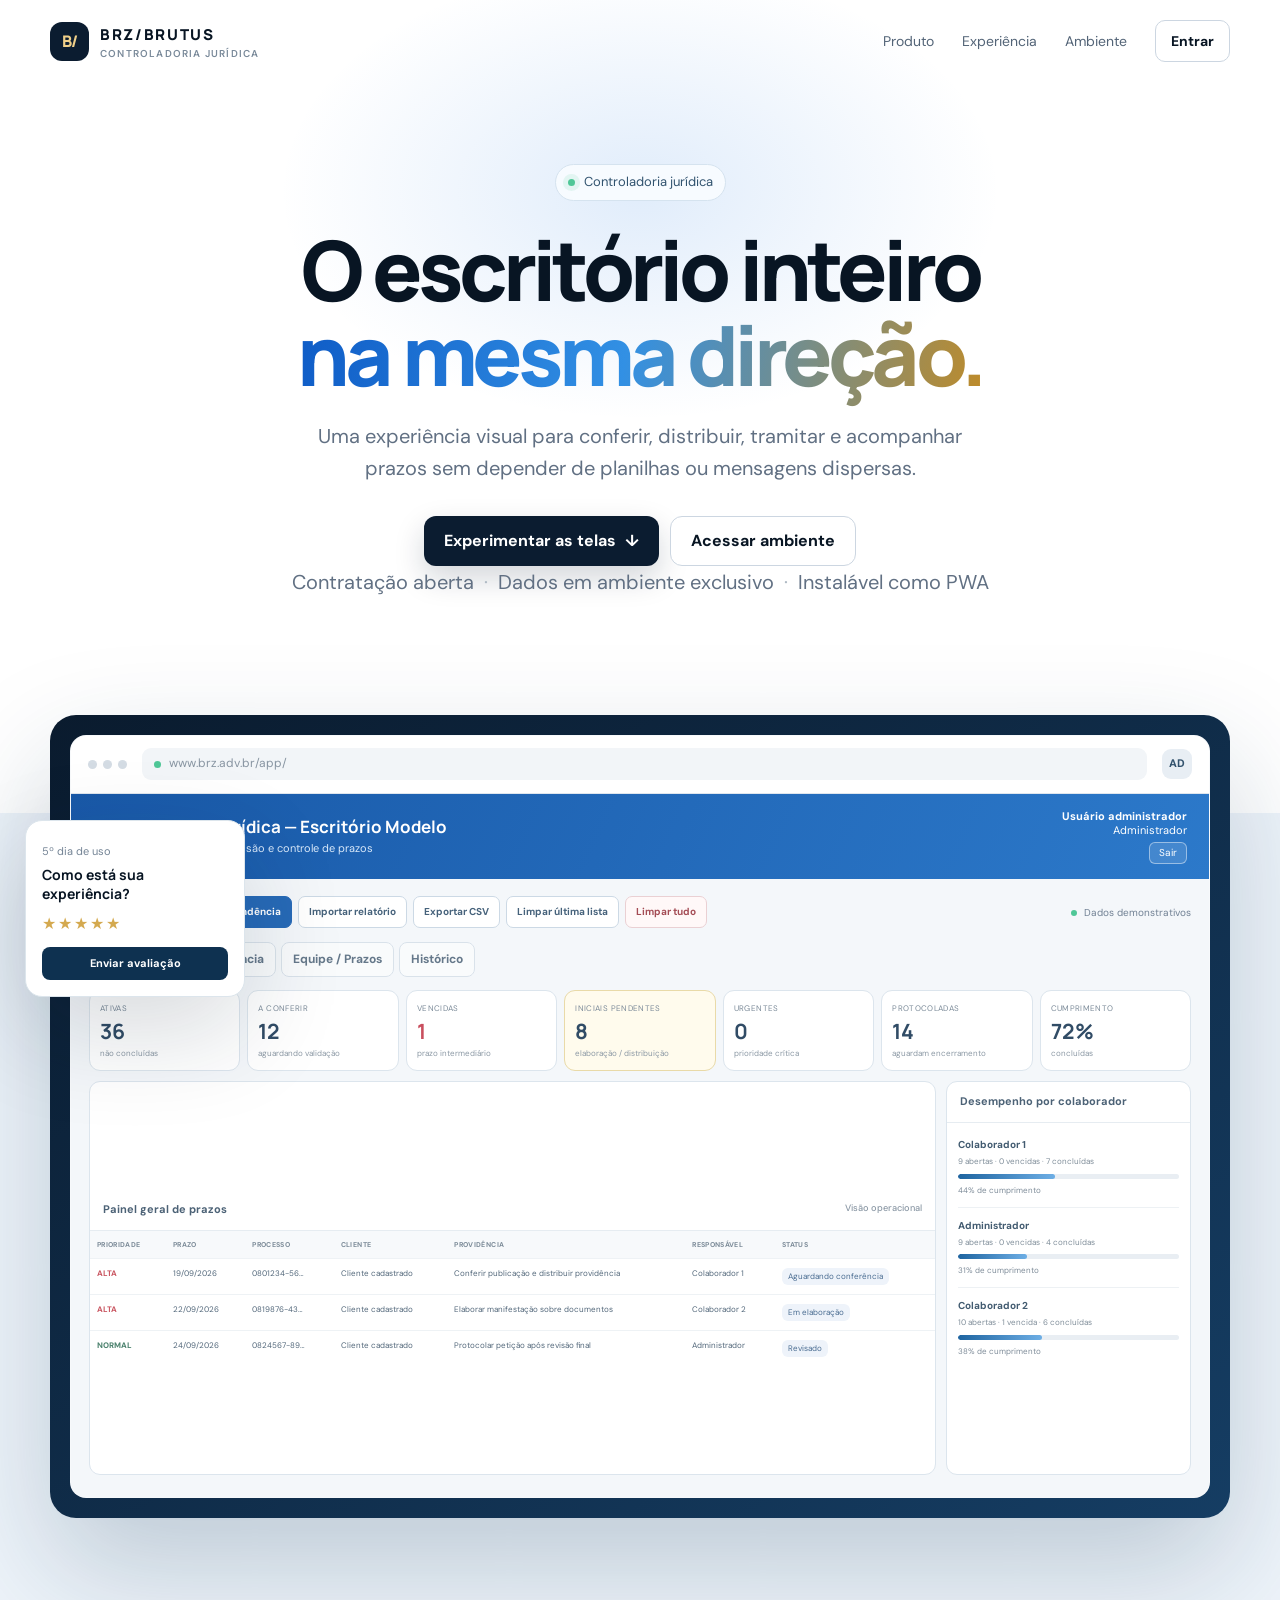
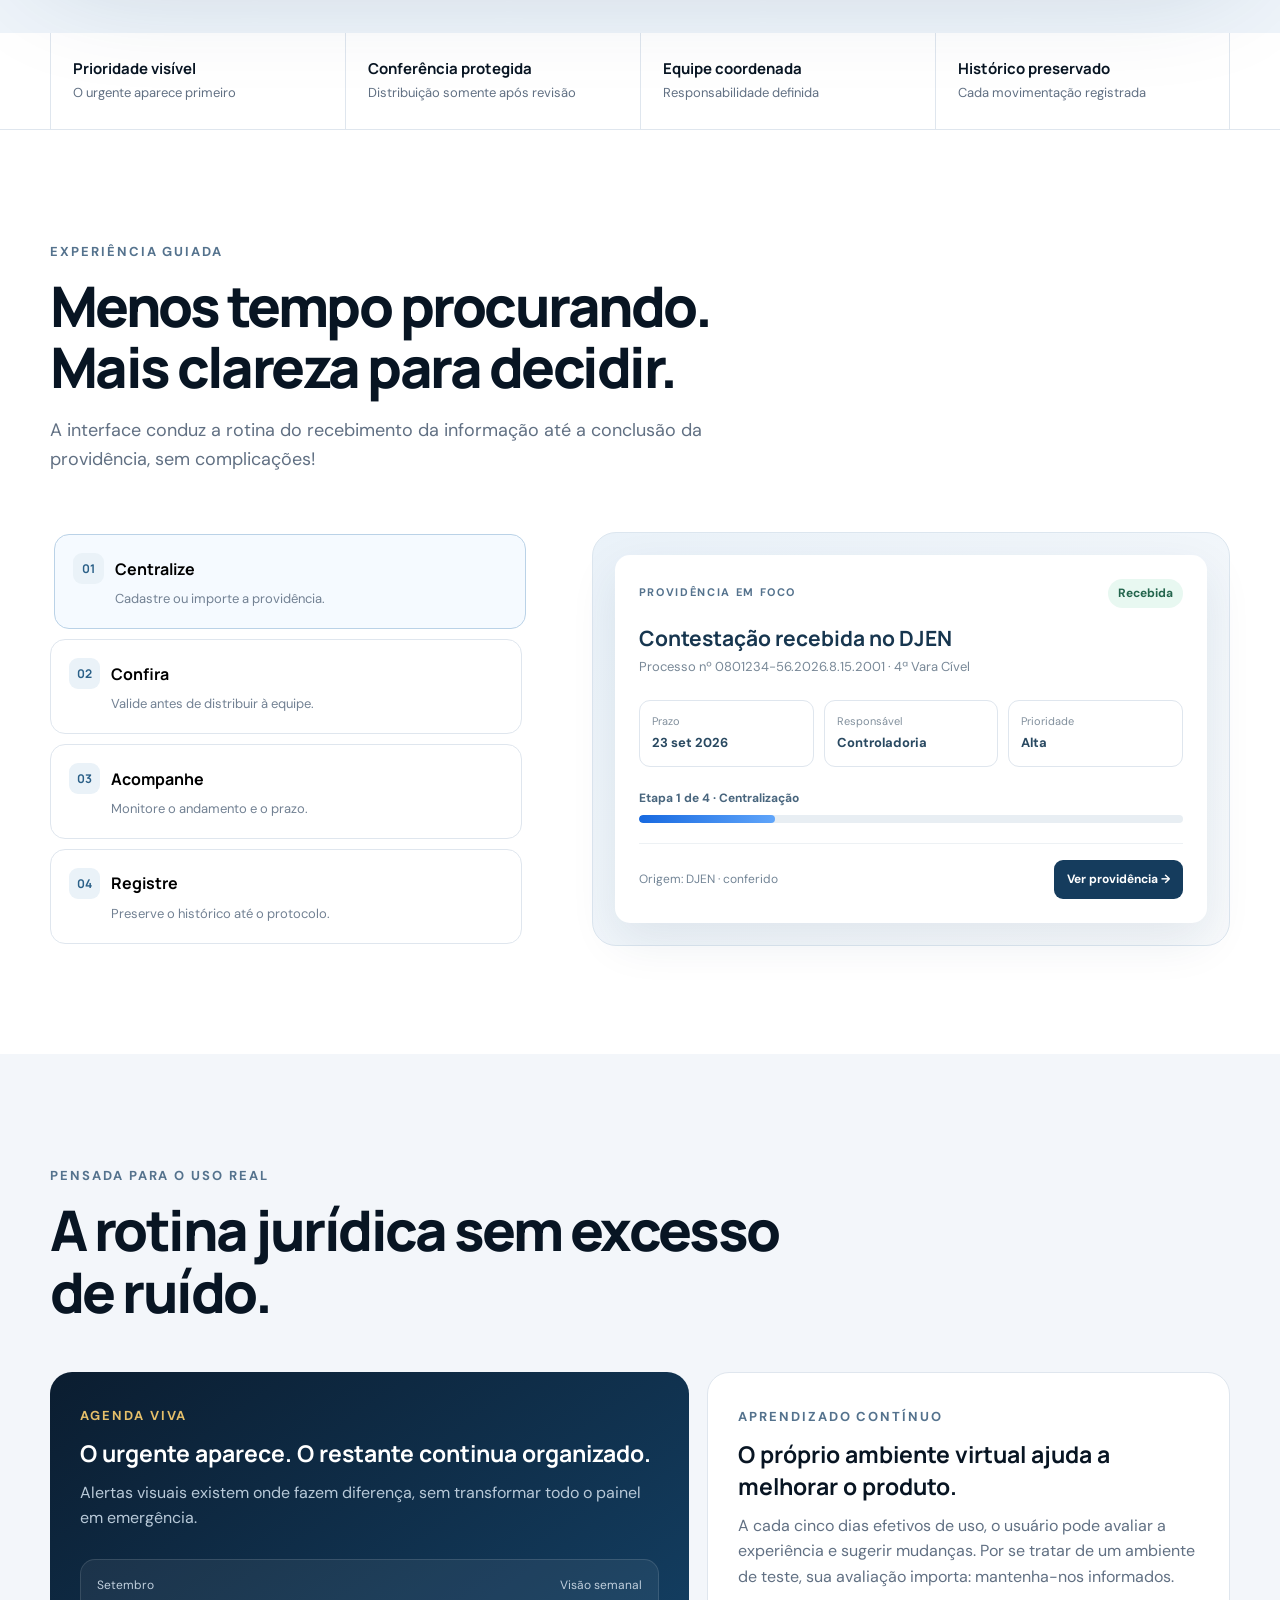
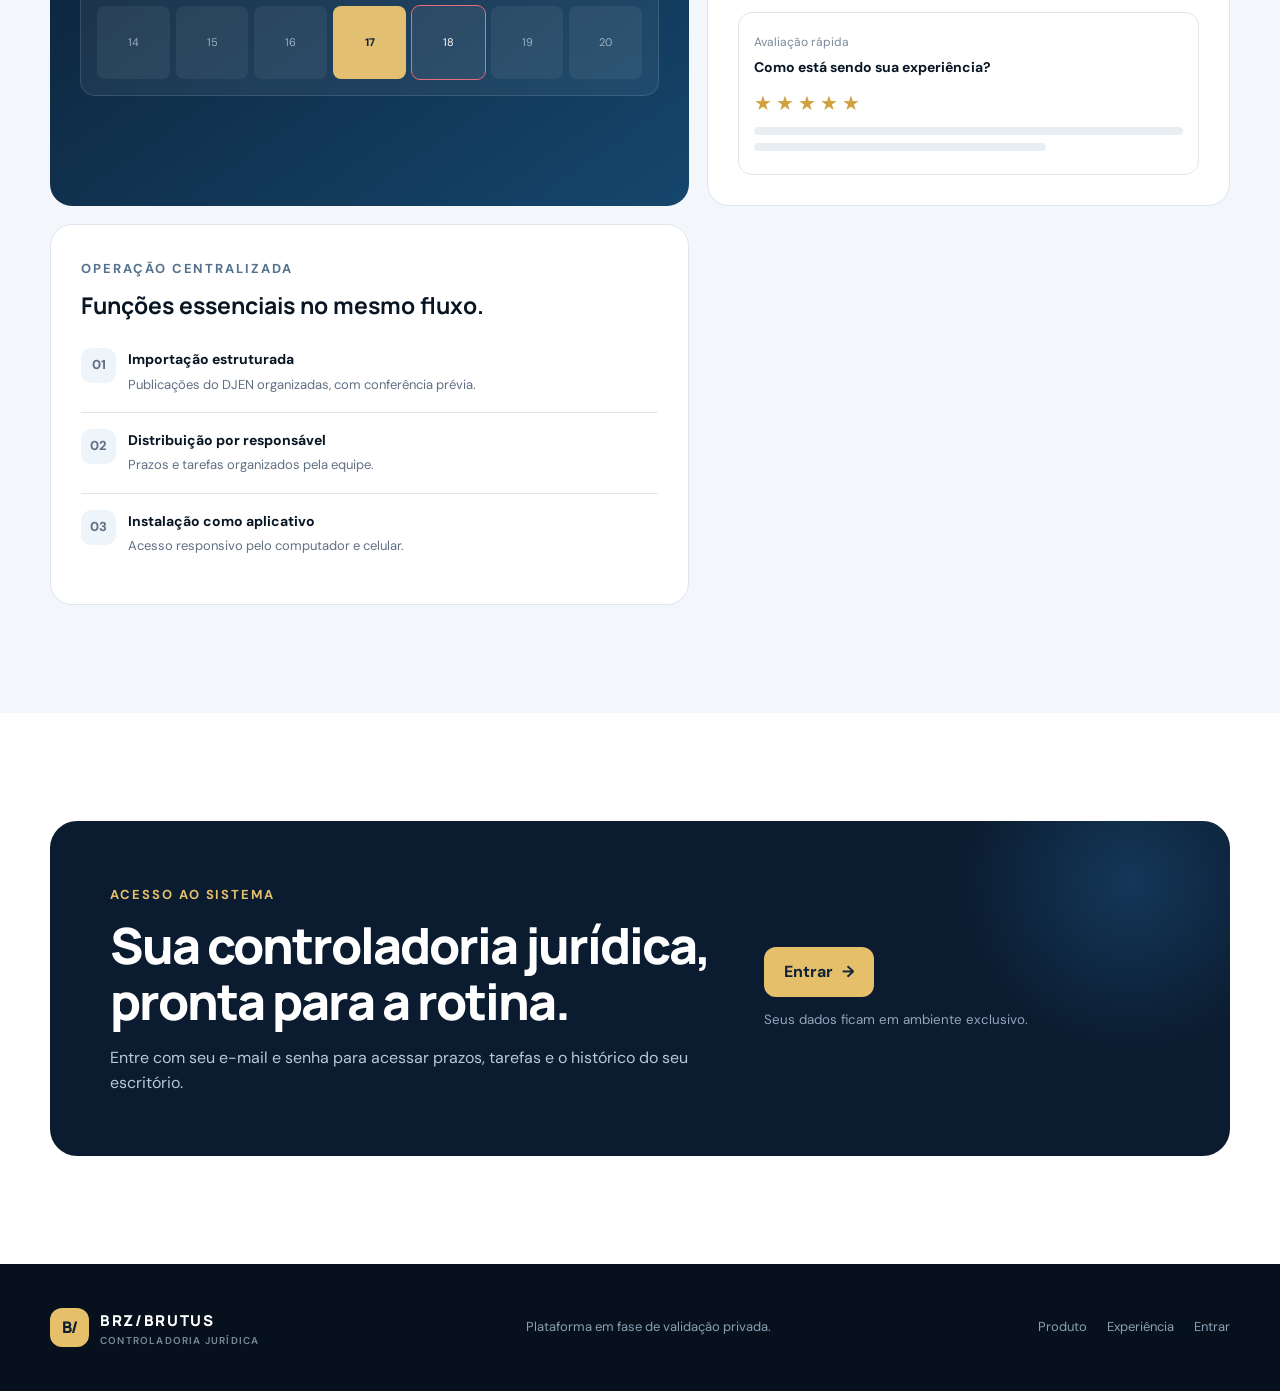
<file: site/index.html>
<!doctype html>
<html lang="pt-BR">
<head>
  <meta charset="utf-8">
  <meta name="viewport" content="width=device-width,initial-scale=1">
  <meta http-equiv="Cache-Control" content="no-store, no-cache, must-revalidate">
  <meta http-equiv="Pragma" content="no-cache">
  <meta http-equiv="Expires" content="0">
  <meta name="description" content="BRZ/BRUTUS — controladoria jurídica para gestão de prazos, conferência e distribuição de tarefas.">
  <title>BRZ/BRUTUS | Controladoria Jurídica</title>
  <link rel="preconnect" href="https://fonts.googleapis.com">
  <link rel="preconnect" href="https://fonts.gstatic.com" crossorigin>
  <link href="https://fonts.googleapis.com/css2?family=DM+Sans:wght@400;500;600;700&family=Manrope:wght@600;700;800&display=swap" rel="stylesheet">
  <link rel="icon" type="image/svg+xml" href="data:image/svg+xml,%3Csvg xmlns='http://www.w3.org/2000/svg' viewBox='0 0 64 64'%3E%3Crect width='64' height='64' rx='16' fill='%230b1c30'/%3E%3Cpath d='M17 13h20c9 0 14 4 14 11 0 4-2 8-6 10 5 1 8 5 8 10 0 8-6 12-16 12H17V13Zm12 10v7h7c3 0 5-1 5-4s-2-3-5-3h-7Zm0 16v8h8c4 0 6-1 6-4s-2-4-6-4h-8Z' fill='%23e5bf6a'/%3E%3C/svg%3E">
  <style>
    :root{--ink:#081523;--navy:#0b1c30;--navy2:#102c49;--blue:#1769e0;--blue2:#60a5fa;--gold:#d8ae53;--mint:#4fc797;--red:#e95867;--paper:#f3f6fa;--white:#fff;--muted:#617083;--line:#dfe6ee;--shadow:0 35px 100px rgba(10,30,50,.16)}
    *{box-sizing:border-box}html{scroll-behavior:smooth}body{margin:0;background:#fff;color:var(--ink);font:16px/1.6 "DM Sans",sans-serif;overflow-x:hidden}a{color:inherit;text-decoration:none}button{font:inherit}.container{width:min(1180px,calc(100% - 40px));margin:auto}.skip{position:absolute;left:-9999px}.skip:focus{left:14px;top:14px;z-index:100;background:#fff;padding:10px 14px;border-radius:9px}.font-display{font-family:"Manrope",sans-serif}
    header{height:82px;display:flex;align-items:center;justify-content:space-between}.brand{display:flex;align-items:center;gap:11px}.logo{width:39px;height:39px;border-radius:12px;background:var(--navy);color:#efcf89;display:grid;place-items:center;font:800 16px/1 Manrope;letter-spacing:-.08em}.brand strong{font:800 15px Manrope;letter-spacing:.11em}.brand small{display:block;color:#7a8a9a;font:600 10px DM Sans;letter-spacing:.12em}.topnav{display:flex;align-items:center;gap:28px;font-size:14px;color:#536477}.topnav a:hover{color:var(--ink)}.top-login{border:1px solid #ccd6e1;color:var(--ink)!important;padding:9px 15px;border-radius:10px;font-weight:700;background:#fff}
    .hero{text-align:center;padding:82px 0 50px;position:relative}.hero:before{content:"";position:absolute;width:760px;height:480px;left:50%;top:-130px;transform:translateX(-50%);background:radial-gradient(ellipse,rgba(74,145,230,.17),transparent 67%);pointer-events:none}.badge{position:relative;display:inline-flex;align-items:center;gap:9px;border:1px solid #d5e3ef;background:#f7fbff;color:#31536f;padding:7px 12px;border-radius:100px;font-size:13px}.badge i{width:7px;height:7px;border-radius:50%;background:var(--mint);box-shadow:0 0 0 5px rgba(79,199,151,.12)}h1{position:relative;font:800 clamp(48px,6.5vw,84px)/1.02 Manrope;letter-spacing:-.058em;margin:26px auto 23px;max-width:1000px}.gradient-text{background:linear-gradient(100deg,#0e5bc6,#3290e4 48%,#bf8b28);-webkit-background-clip:text;background-clip:text;color:transparent}.hero>p{position:relative;font-size:20px;color:var(--muted);max-width:700px;margin:0 auto 32px}.hero-actions{position:relative;display:flex;justify-content:center;gap:11px;flex-wrap:wrap}.button{min-height:50px;border:0;border-radius:12px;padding:0 20px;display:inline-flex;align-items:center;justify-content:center;gap:9px;font-weight:700;cursor:pointer;transition:.25s}.primary{background:var(--navy);color:#fff;box-shadow:0 12px 30px rgba(11,28,48,.18)}.primary:hover{transform:translateY(-2px);background:#123657}.secondary{background:#fff;color:var(--ink);border:1px solid #ccd6e1}.secondary:hover{background:#f7f9fb}.hero-note{position:relative;margin:20px 0 0;color:#8a97a4;font-size:13px}.hero-note span+span:before{content:"·";margin:0 10px;color:#aeb9c3}
    .showcase-wrap{padding:35px 0 115px;background:linear-gradient(#fff 0 14%,#eef4fa 14% 100%)}.showcase{position:relative}.product-frame{border-radius:26px;background:linear-gradient(145deg,#0a1b2e,#153d63);padding:20px;box-shadow:0 50px 120px rgba(20,54,87,.22)}.window{background:#f5f7fa;border-radius:16px;overflow:hidden;min-height:610px;border:1px solid rgba(255,255,255,.18)}.windowbar{height:58px;background:#fff;border-bottom:1px solid var(--line);display:flex;align-items:center;padding:0 17px;gap:15px}.dots{display:flex;gap:6px}.dots i{width:9px;height:9px;border-radius:50%;background:#d4dce4}.url{height:32px;background:#f2f5f8;border-radius:9px;display:flex;align-items:center;padding:0 12px;color:#8794a1;font-size:12px;flex:1}.url:before{content:"";width:7px;height:7px;border-radius:50%;background:var(--mint);margin-right:8px}.account{width:30px;height:30px;border-radius:9px;background:#e8eef4;display:grid;place-items:center;color:#33536e;font-size:11px;font-weight:800}.app{display:grid;grid-template-columns:210px 1fr;min-height:552px}.sidebar{background:#0d243a;color:#849aae;padding:22px 14px}.sidebrand{display:flex;align-items:center;gap:9px;color:#fff;font:800 13px Manrope;letter-spacing:.1em;margin:0 7px 25px}.sidebrand b{width:26px;height:26px;border-radius:8px;background:#e5bf6a;color:#0d243a;display:grid;place-items:center}.navlabel{font-size:11px;text-transform:uppercase;letter-spacing:.12em;margin:22px 9px 8px;color:#688096}.sideitem{display:flex;align-items:center;gap:10px;padding:10px;border-radius:9px;font-size:13px;margin:4px 0;cursor:pointer}.sideitem:before{content:"";width:8px;height:8px;border:1px solid currentColor;border-radius:3px}.sideitem.active{background:#1d4d76;color:#fff}.sidebottom{margin-top:62px}.workspace{padding:27px;min-width:0}.workspace-top{display:flex;justify-content:space-between;align-items:center;gap:20px}.workspace-top h2{font:800 23px Manrope;margin:0}.workspace-top p{font-size:13px;color:#7b8998;margin:2px 0 0}.quick-actions{display:flex;gap:8px}.quick-actions button{border:1px solid var(--line);background:#fff;border-radius:9px;padding:9px 12px;font-size:12px;font-weight:700;color:#456076}.quick-actions .filled{background:var(--navy2);color:#fff;border-color:var(--navy2)}.screen-tabs{display:flex;gap:6px;margin:24px 0 18px;background:#e9eef3;width:max-content;padding:5px;border-radius:11px}.screen-tab{border:0;background:transparent;color:#6b7b8c;padding:8px 13px;border-radius:8px;font-size:12px;font-weight:700;cursor:pointer}.screen-tab.active{background:#fff;color:#163852;box-shadow:0 3px 10px rgba(22,56,82,.08)}.appscreen{display:none;animation:enter .32s ease}.appscreen.active{display:block}.metrics{display:grid;grid-template-columns:repeat(4,1fr);gap:10px}.metric{background:#fff;border:1px solid var(--line);border-radius:13px;padding:15px}.metric span{display:block;color:#7d8b99;font-size:12px}.metric b{display:block;font:800 27px Manrope;color:#173a59;margin-top:3px}.metric.alert b{color:var(--red)}.dashboard-grid{display:grid;grid-template-columns:1.5fr .8fr;gap:11px;margin-top:12px}.card{background:#fff;border:1px solid var(--line);border-radius:13px;padding:15px}.cardhead{display:flex;align-items:center;justify-content:space-between;font-size:13px;font-weight:700;color:#29465e;margin-bottom:8px}.cardhead a{font-size:12px;color:#5681a4}.task{display:grid;grid-template-columns:10px 1fr auto;gap:10px;align-items:center;padding:12px 0;border-top:1px solid #edf1f4}.task:first-of-type{border-top:0}.task i{width:8px;height:8px;border-radius:50%;background:var(--gold)}.task i.red{background:var(--red)}.task i.green{background:var(--mint)}.task strong{font-size:12px;color:#253e54}.task small{display:block;color:#85929f;font-size:12px}.status{font-size:11px;padding:4px 7px;border-radius:6px;background:#edf3f8;color:#4f6d85}.baritem{margin:15px 0}.baritem span{display:flex;justify-content:space-between;color:#617487;font-size:12px}.bar{height:7px;border-radius:5px;background:#e9eef3;margin-top:6px;overflow:hidden}.bar i{display:block;height:100%;border-radius:5px;background:linear-gradient(90deg,#1e64a0,#6daee5)}.review-grid{display:grid;grid-template-columns:1.3fr .7fr;gap:11px}.queue{display:grid;gap:9px}.queueitem{background:#fff;border:1px solid var(--line);border-radius:12px;padding:14px;display:grid;grid-template-columns:1fr auto;align-items:center;gap:10px}.queueitem strong{font-size:13px;color:#243f57}.queueitem small{display:block;color:#7e8c9a;font-size:12px;margin-top:2px}.queue-actions{display:flex;gap:6px}.queue-actions button{border:0;border-radius:7px;padding:7px 9px;font-size:11px}.queue-actions button:first-child{background:#eaf2f8;color:#355f81}.queue-actions button:last-child{background:#123a59;color:#fff}.importbox{background:#fff;border:1px solid var(--line);border-radius:13px;padding:18px}.import-icon{width:38px;height:38px;border-radius:11px;background:#eaf3fb;color:#236ba5;display:grid;place-items:center;font-weight:800}.importbox h3{font:700 15px Manrope;margin:13px 0 6px}.importbox p{font-size:12px;color:#728292;margin:0}.importbox button{width:100%;margin-top:16px;border:1px solid #cbd8e3;background:#fff;padding:9px;border-radius:8px;font-size:12px;font-weight:700;color:#355f7e}.people{display:grid;grid-template-columns:repeat(3,1fr);gap:10px}.person{background:#fff;border:1px solid var(--line);border-radius:13px;padding:15px}.person-top{display:flex;align-items:center;gap:10px}.avatar{width:36px;height:36px;border-radius:11px;background:#173d5f;color:#fff;display:grid;place-items:center;font-size:12px;font-weight:700}.person h3{font-size:13px;margin:0}.person small{font-size:11px;color:#85929f}.person-numbers{display:flex;justify-content:space-between;margin-top:16px;padding-top:12px;border-top:1px solid #edf1f4;font-size:11px;color:#738394}.person-numbers b{display:block;font:800 17px Manrope;color:#25455f}.activity{margin-top:11px}.activityrow{display:flex;align-items:center;gap:10px;padding:10px 0;border-top:1px solid #edf1f4;color:#607284;font-size:12px}.activityrow:first-of-type{border-top:0}.activityrow i{width:7px;height:7px;border-radius:50%;background:var(--mint)}
    .phone{position:absolute;right:-28px;bottom:-58px;width:195px;border:8px solid #0a1a2a;border-radius:34px;background:#f5f7fa;box-shadow:0 30px 70px rgba(8,24,40,.28);padding:11px;transform:rotate(2deg)}.notch{width:58px;height:14px;background:#0a1a2a;border-radius:0 0 10px 10px;margin:-11px auto 12px}.phone-title{font:800 14px Manrope;color:#17364f}.phone-sub{font-size:11px;color:#84919e}.phone-metrics{display:grid;grid-template-columns:1fr 1fr;gap:7px;margin:11px 0}.phone-metric{background:#fff;border:1px solid var(--line);border-radius:9px;padding:8px}.phone-metric span{font-size:10px;color:#7d8995}.phone-metric b{display:block;font:800 18px Manrope}.phone-task{background:#fff;border:1px solid var(--line);border-radius:9px;padding:9px;margin:6px 0}.phone-task strong{display:block;font-size:10px}.phone-task span{font-size:9px;color:#8795a2}.feedback{position:absolute;left:-25px;top:105px;background:#fff;border:1px solid #dce5ec;border-radius:17px;padding:16px;width:220px;box-shadow:var(--shadow)}.feedback small{color:#748495;font-size:11px}.feedback strong{display:block;font:700 14px Manrope;margin:3px 0 8px}.stars{color:#d4a94f;letter-spacing:2px}.feedback button{margin-top:10px;width:100%;border:0;background:#0e3150;color:#fff;border-radius:8px;padding:8px;font-size:11px;font-weight:700}@keyframes enter{from{opacity:.2;transform:translateY(5px)}to{opacity:1;transform:none}}
    .real-app{min-height:552px;background:#f4f7fa;color:#27384a}.system-header{min-height:72px;padding:15px 22px;background:linear-gradient(115deg,#1959a8,#2c79ca);color:#fff;display:flex;align-items:center;justify-content:space-between;gap:18px}.system-title strong{display:block;font:700 17px Manrope}.system-title span{display:block;font-size:11px;color:#d9e9fa;margin-top:2px}.system-user{text-align:right;font-size:11px;line-height:1.35}.system-user strong{display:block}.system-user button{margin-top:4px;border:1px solid rgba(255,255,255,.45);background:rgba(255,255,255,.12);color:#fff;border-radius:6px;padding:3px 9px;font-size:10px}.system-body{padding:17px 18px 22px}.system-meta{display:flex;justify-content:space-between;align-items:center;gap:12px;margin-bottom:12px}.demo-label{display:flex;align-items:center;gap:7px;color:#718194;font-size:10px;white-space:nowrap}.demo-label:before{content:"";width:6px;height:6px;border-radius:50%;background:#4fc797}.system-actions{display:flex;gap:6px;overflow:auto;padding-bottom:2px}.system-actions button{flex:none;border:1px solid #ccd9e5;background:#fff;color:#46627b;border-radius:7px;padding:7px 10px;font-size:10px;font-weight:700}.system-actions button.primary-action{background:#276ab7;color:#fff;border-color:#276ab7}.system-actions button.danger-action{color:#a44c55;background:#fff8f8;border-color:#ead0d3}.screen-tabs.system-tabs{margin:10px 0 13px;background:transparent;padding:0;gap:5px;width:100%;overflow:auto}.system-tabs .screen-tab{flex:none;border:1px solid #d9e2ea;background:#f9fbfc;color:#65788a;padding:7px 11px}.system-tabs .screen-tab.active{background:#275e9d;color:#fff;border-color:#275e9d;box-shadow:none}.system-metrics{display:grid;grid-template-columns:repeat(7,minmax(0,1fr));gap:7px}.system-metric{background:#fff;border:1px solid #dce5ed;border-radius:11px;padding:11px 10px;min-width:0}.system-metric span{display:block;text-transform:uppercase;letter-spacing:.045em;color:#7c8b99;font-size:8px;white-space:nowrap}.system-metric b{display:block;font:700 21px Manrope;color:#314c66;margin:2px 0}.system-metric small{display:block;color:#8b98a4;font-size:8px;white-space:nowrap;overflow:hidden;text-overflow:ellipsis}.system-metric.warn{background:#fffbed;border-color:#e9daa8}.system-metric.danger b{color:#c94f5e}.system-main{display:grid;grid-template-columns:minmax(0,1fr) 245px;gap:10px;margin-top:10px}.deadline-panel,.performance-panel,.system-placeholder{background:#fff;border:1px solid #dce5ed;border-radius:11px;overflow:hidden}.panel-title{padding:11px 13px;border-bottom:1px solid #e6ecf1;font-size:11px;font-weight:700;color:#4c6276;display:flex;justify-content:space-between;gap:10px}.panel-title small{font-weight:500;color:#8b98a5}.table-scroll{overflow:auto}.deadline-table{width:100%;border-collapse:collapse;min-width:680px}.deadline-table th{text-align:left;background:#f7f9fb;color:#7c8b98;font-size:7px;letter-spacing:.05em;padding:8px 7px;white-space:nowrap}.deadline-table td{padding:9px 7px;border-top:1px solid #eef2f5;font-size:8px;color:#52677a;vertical-align:top;line-height:1.35}.deadline-table td:nth-child(5){min-width:150px}.priority-high{color:#ca5863;font-weight:800}.priority-normal{color:#4c826e;font-weight:800}.table-status{display:inline-block;border-radius:6px;background:#eef3fa;color:#486b90;padding:3px 6px;white-space:nowrap}.performance-list{padding:4px 11px 9px}.performance-item{padding:10px 0;border-top:1px solid #edf1f4}.performance-item:first-child{border-top:0}.performance-item strong{display:block;font-size:10px;color:#425b70}.performance-item span{display:block;font-size:8px;color:#7f8d99;margin:2px 0 6px}.performance-item .bar{height:5px;margin:0}.performance-item small{display:block;font-size:8px;color:#7d8b98;margin-top:5px}.system-placeholder{padding:17px}.system-placeholder h3{font:700 15px Manrope;margin:0 0 4px;color:#39536a}.system-placeholder>p{font-size:10px;color:#7a8a98;margin:0 0 12px}.compact-list{display:grid;gap:7px}.compact-row{display:grid;grid-template-columns:1fr auto;gap:8px;align-items:center;border:1px solid #e3e9ee;border-radius:8px;padding:9px}.compact-row strong{display:block;font-size:10px}.compact-row span{display:block;font-size:8px;color:#82909c}.compact-row em{font-style:normal;font-size:8px;color:#466884;background:#edf3f8;border-radius:6px;padding:4px 6px}.feedback{z-index:4}
    .strip{border-bottom:1px solid var(--line);background:#fff}.striprow{display:grid;grid-template-columns:repeat(4,1fr)}.stripitem{padding:25px 22px;border-left:1px solid var(--line)}.stripitem:last-child{border-right:1px solid var(--line)}.stripitem b{display:block;font:700 15px Manrope}.stripitem span{font-size:13px;color:var(--muted)}
    section{padding:108px 0}.eyebrow{text-transform:uppercase;letter-spacing:.15em;font-weight:700;font-size:13px;color:#54728d}.section-title{font:800 clamp(36px,4.5vw,56px)/1.1 Manrope;letter-spacing:-.045em;margin:11px 0 18px;max-width:800px}.section-copy{font-size:18px;color:var(--muted);max-width:700px;margin:0}.ux{background:#fff}.uxgrid{display:grid;grid-template-columns:.85fr 1.15fr;gap:70px;align-items:center;margin-top:58px}.journey{display:grid;gap:10px}.journey button{border:1px solid var(--line);background:#fff;border-radius:15px;padding:18px;text-align:left;cursor:pointer;transition:.22s}.journey button:hover,.journey button.active{border-color:#bad2e7;background:#f5faff;transform:translateX(4px)}.journey span{display:flex;align-items:center;gap:11px;font:700 16px Manrope}.journey b{width:31px;height:31px;border-radius:9px;background:#eaf2f8;color:#2b6088;display:grid;place-items:center;font-size:12px}.journey small{display:block;margin:5px 0 0 42px;color:#728193;font-size:13px}.journeyview{background:linear-gradient(145deg,#eaf2f9,#f8fafc);border:1px solid #dce6ef;border-radius:24px;padding:22px}.journeycard{background:#fff;border-radius:15px;box-shadow:0 18px 48px rgba(22,57,87,.09);padding:24px}.focus-top{display:flex;justify-content:space-between;align-items:center;gap:16px}.focus-status{font-size:12px;font-weight:700;color:#24654d;background:#e8f8f1;border-radius:100px;padding:5px 10px}.journeycard h3{font:700 21px Manrope;margin:16px 0 5px;color:#17364f}.focus-detail{color:#788897;font-size:13px;margin:0}.focus-data{display:grid;grid-template-columns:repeat(3,1fr);gap:10px;margin:22px 0}.focus-data div{border:1px solid var(--line);border-radius:11px;padding:12px}.focus-data span{display:block;color:#82909d;font-size:11px}.focus-data strong{display:block;color:#294961;font-size:13px;margin-top:3px}.focus-progress>span{display:block;font-size:12px;font-weight:700;color:#48657d;margin-bottom:7px}.focus-progress>div{height:8px;background:#e8eef3;border-radius:8px;overflow:hidden}.focus-progress i{display:block;width:25%;height:100%;background:linear-gradient(90deg,#1769e0,#60a5fa);border-radius:8px;transition:width .28s ease}.journey-footer{display:flex;justify-content:space-between;align-items:center;gap:14px;margin-top:20px;padding-top:16px;border-top:1px solid #edf1f4}.journey-footer span{color:#738596;font-size:12px}.journey-footer button{border:0;background:#153c5d;color:#fff;border-radius:9px;padding:10px 13px;font-size:12px;font-weight:700}
    .benefits{background:var(--paper)}.bento{display:grid;grid-template-columns:1.1fr .9fr;gap:18px;margin-top:50px}.tile{background:#fff;border:1px solid var(--line);border-radius:22px;padding:30px;overflow:hidden;min-height:280px}.tile.dark{background:linear-gradient(145deg,#0b1d30,#15466d);color:#fff;border:0}.tile h3{font:700 23px Manrope;margin:9px 0 11px}.tile p{margin:0;color:var(--muted)}.tile.dark p{color:#b8c9d8}.calendar{margin-top:28px;border:1px solid rgba(255,255,255,.12);background:rgba(255,255,255,.06);border-radius:15px;padding:16px}.calhead{display:flex;justify-content:space-between;color:#c0cfdd;font-size:12px;margin-bottom:11px}.days{display:grid;grid-template-columns:repeat(7,1fr);gap:6px}.day{aspect-ratio:1;border-radius:8px;background:rgba(255,255,255,.06);display:grid;place-items:center;color:#9fb1c1;font-size:11px}.day.today{background:#e3bf72;color:#102238;font-weight:800}.day.due{outline:1px solid #e96c78;color:#fff}.feedbacktile{margin-top:22px;border:1px solid var(--line);border-radius:14px;padding:15px}.feedbacktile span{font-size:12px;color:#7a8997}.feedbacktile strong{display:block;font-size:14px;margin:3px 0 8px}.starslarge{color:#d2a13f;font-size:20px;letter-spacing:4px}.feedbacktile i{display:block;height:8px;background:#e9eef3;border-radius:5px;margin:8px 0}.feedbacktile i:last-child{width:68%}.featureline{display:flex;gap:12px;align-items:flex-start;border-top:1px solid var(--line);padding:16px 0}.featureline:first-of-type{border-top:0}.featureicon{width:35px;height:35px;border-radius:10px;background:#edf4fa;color:#2b6693;display:grid;place-items:center;font-weight:800}.featureline b{display:block;font-size:14px}.featureline span{font-size:13px;color:var(--muted)}
    .access-section{background:#fff}.access-box{background:#0b1c30;color:#fff;border-radius:27px;padding:60px;display:grid;grid-template-columns:1.2fr .8fr;gap:45px;align-items:center;position:relative;overflow:hidden}.access-box:after{content:"";position:absolute;width:360px;height:360px;border-radius:50%;background:radial-gradient(circle,rgba(43,125,194,.28),transparent 67%);right:-80px;top:-120px}.access-box h2{font:800 clamp(35px,4vw,50px)/1.12 Manrope;letter-spacing:-.04em;margin:10px 0 16px}.access-box p{color:#b8c8d7;margin:0}.access-action{position:relative;z-index:1}.access-action small{display:block;color:#91a7ba;margin-top:12px}
    footer{background:#06111d;color:#8ba0b3;padding:44px 0}.footerrow{display:flex;align-items:center;justify-content:space-between;gap:25px}.footerrow p{font-size:13px;margin:0}.footerlinks{display:flex;gap:20px;font-size:13px}.footerlinks a:hover{color:#fff}
    dialog{border:0;border-radius:20px;padding:0;max-width:470px;width:calc(100% - 32px);box-shadow:0 35px 100px rgba(0,0,0,.38)}dialog::backdrop{background:rgba(6,17,29,.73);backdrop-filter:blur(5px)}.modal{padding:34px}.modal .logo{margin-bottom:20px}.modal h2{font:800 26px Manrope;margin:0 0 10px}.modal p{color:var(--muted);margin:0 0 24px}.modalbuttons{display:flex;gap:10px}.modalbuttons .secondary{color:var(--ink)}
    @media(max-width:1050px){.showcase-wrap{padding-top:20px}.phone{right:10px}.feedback{left:10px}.uxgrid{grid-template-columns:1fr;gap:35px}.bento{grid-template-columns:1fr 1fr}}
    @media(max-width:800px){.container{width:min(100% - 28px,1180px)}.topnav a:not(.top-login){display:none}.hero{padding-top:58px}h1{font-size:46px}.hero>p{font-size:17px}.hero-actions .button{width:100%}.hero-note span{display:block}.hero-note span+span:before{display:none}.product-frame{padding:9px;border-radius:18px}.window{min-height:570px}.system-header{padding:13px 14px}.system-title strong{font-size:13px}.system-title span{font-size:9px}.system-user{font-size:9px}.system-body{padding:12px}.system-meta{align-items:flex-start;flex-direction:column}.system-actions{width:100%}.system-metrics{grid-template-columns:repeat(7,minmax(95px,1fr));overflow:auto;padding-bottom:4px}.system-main{grid-template-columns:1fr}.performance-panel{display:none}.screen-tabs{width:100%}.system-tabs .screen-tab{font-size:9px}.feedback{top:auto;left:14px;bottom:-62px}.showcase-wrap{padding-bottom:120px}.striprow{grid-template-columns:1fr 1fr}.stripitem{border-bottom:1px solid var(--line)}section{padding:78px 0}.bento{grid-template-columns:1fr}.pilotbox{grid-template-columns:1fr;padding:38px 25px}.footerrow{align-items:flex-start;flex-direction:column}.footerlinks{flex-wrap:wrap}.modalbuttons{flex-direction:column}.modalbuttons .button{width:100%}}
    @media(max-width:800px){.focus-data{grid-template-columns:1fr}.journey-footer{align-items:flex-start;flex-direction:column}.access-box{grid-template-columns:1fr;padding:38px 25px}}
    @media(prefers-reduced-motion:reduce){html{scroll-behavior:auto}*{animation:none!important;transition:none!important}}
  </style>
</head>
<body>
  <a class="skip" href="#principal">Ir para o conteúdo</a>
  <header class="container">
    <a class="brand" href="#inicio" aria-label="BRZ/BRUTUS Controladoria Jurídica — início"><span class="logo">B/</span><span><strong>BRZ/BRUTUS</strong><small>CONTROLADORIA JURÍDICA</small></span></a>
    <nav class="topnav" aria-label="Navegação principal"><a href="#produto">Produto</a><a href="#experiencia">Experiência</a><a href="#ambiente">Ambiente</a><a class="top-login" href="/app/">Entrar</a></nav>
  </header>

  <main id="principal">
    <section class="hero" id="inicio">
      <span class="badge"><i></i> Controladoria jurídica</span>
      <h1>O escritório inteiro<br><span class="gradient-text">na mesma direção.</span></h1>
      <p>Uma experiência visual para conferir, distribuir, tramitar e acompanhar prazos sem depender de planilhas ou mensagens dispersas.</p>
      <div class="hero-actions"><a class="button primary" href="#produto">Experimentar as telas <span>↓</span></a><a class="button secondary" href="/app/">Acessar ambiente</a></div>
      <p class="hero-note"><span>Contratação aberta</span><span>Dados em ambiente exclusivo</span><span>Instalável como PWA</span></p>
    </section>

    <section class="showcase-wrap" id="produto">
      <div class="container showcase">
        <div class="product-frame">
          <div class="window">
            <div class="windowbar"><span class="dots"><i></i><i></i><i></i></span><span class="url">www.brz.adv.br/app/</span><span class="account">AD</span></div>
            <div class="real-app">
              <div class="system-header"><div class="system-title"><strong>Controladoria Jurídica — Escritório Modelo</strong><span>Conferência, distribuição, revisão e controle de prazos</span></div><div class="system-user"><strong>Usuário administrador</strong>Administrador<br><button type="button">Sair</button></div></div>
              <div class="system-body">
                <div class="system-meta"><div class="system-actions"><button class="primary-action" type="button">+ Nova tarefa</button><button class="primary-action" type="button">+ Nova pendência</button><button type="button">Importar relatório</button><button type="button">Exportar CSV</button><button type="button">Limpar última lista</button><button class="danger-action" type="button">Limpar tudo</button></div><span class="demo-label">Dados demonstrativos</span></div>
                <div class="screen-tabs system-tabs" role="tablist" aria-label="Demonstração das telas"><button class="screen-tab active" data-tab="dashboard" role="tab" aria-selected="true">Dashboard</button><button class="screen-tab" data-tab="review" role="tab" aria-selected="false">Conferência</button><button class="screen-tab" data-tab="deadlines" role="tab" aria-selected="false">Equipe / Prazos</button><button class="screen-tab" data-tab="history" role="tab" aria-selected="false">Histórico</button></div>
                <div class="appscreen active" data-view="dashboard" role="tabpanel">
                  <div class="system-metrics"><div class="system-metric"><span>Ativas</span><b>36</b><small>não concluídas</small></div><div class="system-metric"><span>A conferir</span><b>12</b><small>aguardando validação</small></div><div class="system-metric danger"><span>Vencidas</span><b>1</b><small>prazo intermediário</small></div><div class="system-metric warn"><span>Iniciais pendentes</span><b>8</b><small>elaboração / distribuição</small></div><div class="system-metric"><span>Urgentes</span><b>0</b><small>prioridade crítica</small></div><div class="system-metric"><span>Protocoladas</span><b>14</b><small>aguardam encerramento</small></div><div class="system-metric"><span>Cumprimento</span><b>72%</b><small>concluídas</small></div></div>
                  <div class="system-main"><section class="deadline-panel"><div class="panel-title"><span>Painel geral de prazos</span><small>Visão operacional</small></div><div class="table-scroll"><table class="deadline-table"><thead><tr><th>PRIORIDADE</th><th>PRAZO</th><th>PROCESSO</th><th>CLIENTE</th><th>PROVIDÊNCIA</th><th>RESPONSÁVEL</th><th>STATUS</th></tr></thead><tbody><tr><td><span class="priority-high">ALTA</span></td><td>19/09/2026</td><td>0801234-56…</td><td>Cliente cadastrado</td><td>Conferir publicação e distribuir providência</td><td>Colaborador 1</td><td><span class="table-status">Aguardando conferência</span></td></tr><tr><td><span class="priority-high">ALTA</span></td><td>22/09/2026</td><td>0819876-43…</td><td>Cliente cadastrado</td><td>Elaborar manifestação sobre documentos</td><td>Colaborador 2</td><td><span class="table-status">Em elaboração</span></td></tr><tr><td><span class="priority-normal">NORMAL</span></td><td>24/09/2026</td><td>0824567-89…</td><td>Cliente cadastrado</td><td>Protocolar petição após revisão final</td><td>Administrador</td><td><span class="table-status">Revisado</span></td></tr></tbody></table></div></section><aside class="performance-panel"><div class="panel-title">Desempenho por colaborador</div><div class="performance-list"><div class="performance-item"><strong>Colaborador 1</strong><span>9 abertas · 0 vencidas · 7 concluídas</span><div class="bar"><i style="width:44%"></i></div><small>44% de cumprimento</small></div><div class="performance-item"><strong>Administrador</strong><span>9 abertas · 0 vencidas · 4 concluídas</span><div class="bar"><i style="width:31%"></i></div><small>31% de cumprimento</small></div><div class="performance-item"><strong>Colaborador 2</strong><span>10 abertas · 1 vencida · 6 concluídas</span><div class="bar"><i style="width:38%"></i></div><small>38% de cumprimento</small></div></div></aside></div>
                </div>
                <div class="appscreen" data-view="review" role="tabpanel"><div class="system-placeholder"><h3>Conferência da controladoria</h3><p>Publicações e providências aguardando validação antes da distribuição.</p><div class="compact-list"><div class="compact-row"><div><strong>Processo 0801234-56…</strong><span>Prazo e responsável pendentes de conferência</span></div><em>A conferir</em></div><div class="compact-row"><div><strong>Processo 0819876-43…</strong><span>Providência importada do relatório</span></div><em>Revisar</em></div></div></div></div>
                <div class="appscreen" data-view="deadlines" role="tabpanel"><div class="system-placeholder"><h3>Equipe / Prazos</h3><p>Distribuição de responsabilidades e acompanhamento dos prazos ativos.</p><div class="compact-list"><div class="compact-row"><div><strong>Colaborador 1</strong><span>9 providências abertas · próxima entrega em 19/09</span></div><em>44%</em></div><div class="compact-row"><div><strong>Colaborador 2</strong><span>10 providências abertas · próxima entrega em 22/09</span></div><em>38%</em></div><div class="compact-row"><div><strong>Administrador</strong><span>9 providências abertas · nenhuma vencida</span></div><em>31%</em></div></div></div></div>
                <div class="appscreen" data-view="history" role="tabpanel"><div class="system-placeholder"><h3>Histórico</h3><p>Registro das conferências, distribuições, alterações e conclusões.</p><div class="compact-list"><div class="compact-row"><div><strong>Providência distribuída</strong><span>Processo 0801234-56… · hoje, 10:42</span></div><em>Registrado</em></div><div class="compact-row"><div><strong>Prazo conferido</strong><span>Processo 0819876-43… · hoje, 09:18</span></div><em>Registrado</em></div></div></div></div>
              </div>
            </div>
          </div>
        </div>

        <div class="feedback"><small>5º dia de uso</small><strong>Como está sua experiência?</strong><div class="stars">★★★★★</div><button>Enviar avaliação</button></div>
      </div>
    </section>

    <div class="strip"><div class="container striprow"><div class="stripitem"><b>Prioridade visível</b><span>O urgente aparece primeiro</span></div><div class="stripitem"><b>Conferência protegida</b><span>Distribuição somente após revisão</span></div><div class="stripitem"><b>Equipe coordenada</b><span>Responsabilidade definida</span></div><div class="stripitem"><b>Histórico preservado</b><span>Cada movimentação registrada</span></div></div></div>

    <section class="ux" id="experiencia">
      <div class="container"><span class="eyebrow">Experiência guiada</span><h2 class="section-title">Menos tempo procurando.<br>Mais clareza para decidir.</h2><p class="section-copy">A interface conduz a rotina do recebimento da informação até a conclusão da providência, sem complicações!</p><div class="uxgrid"><div class="journey"><button class="active" type="button"><span><b>01</b> Centralize</span><small>Cadastre ou importe a providência.</small></button><button type="button"><span><b>02</b> Confira</span><small>Valide antes de distribuir à equipe.</small></button><button type="button"><span><b>03</b> Acompanhe</span><small>Monitore o andamento e o prazo.</small></button><button type="button"><span><b>04</b> Registre</span><small>Preserve o histórico até o protocolo.</small></button></div><div class="journeyview"><div class="journeycard"><div class="focus-top"><span class="eyebrow" style="font-size:11px">Providência em foco</span><span class="focus-status" id="focusStatus">Recebida</span></div><h3 id="focusTitle">Contestação recebida no DJEN</h3><p class="focus-detail">Processo nº 0801234-56.2026.8.15.2001 · 4ª Vara Cível</p><div class="focus-data"><div><span>Prazo</span><strong>23 set 2026</strong></div><div><span>Responsável</span><strong id="focusOwner">Controladoria</strong></div><div><span>Prioridade</span><strong>Alta</strong></div></div><div class="focus-progress"><span id="focusStep">Etapa 1 de 4 · Centralização</span><div><i id="focusBar"></i></div></div><div class="journey-footer"><span id="focusOrigin">Origem: DJEN · conferido</span><button type="button">Ver providência →</button></div></div></div></div></div>
    </section>

    <section class="benefits"><div class="container"><span class="eyebrow">Pensada para o uso real</span><h2 class="section-title">A rotina jurídica sem excesso de ruído.</h2><div class="bento"><article class="tile dark"><span class="eyebrow" style="color:#e5bf6a">Agenda viva</span><h3>O urgente aparece. O restante continua organizado.</h3><p>Alertas visuais existem onde fazem diferença, sem transformar todo o painel em emergência.</p><div class="calendar"><div class="calhead"><span>Setembro</span><span>Visão semanal</span></div><div class="days"><span class="day">14</span><span class="day">15</span><span class="day">16</span><span class="day today">17</span><span class="day due">18</span><span class="day">19</span><span class="day">20</span></div></div></article><article class="tile"><span class="eyebrow">Aprendizado contínuo</span><h3>O próprio ambiente virtual ajuda a melhorar o produto.</h3><p>A cada cinco dias efetivos de uso, o usuário pode avaliar a experiência e sugerir mudanças. Por se tratar de um ambiente de teste, sua avaliação importa: mantenha-nos informados.</p><div class="feedbacktile"><span>Avaliação rápida</span><strong>Como está sendo sua experiência?</strong><div class="starslarge">★★★★★</div><i></i><i></i></div></article><article class="tile"><span class="eyebrow">Operação centralizada</span><h3>Funções essenciais no mesmo fluxo.</h3><div class="featureline"><span class="featureicon">01</span><div><b>Importação estruturada</b><span>Publicações do DJEN organizadas, com conferência prévia.</span></div></div><div class="featureline"><span class="featureicon">02</span><div><b>Distribuição por responsável</b><span>Prazos e tarefas organizados pela equipe.</span></div></div><div class="featureline"><span class="featureicon">03</span><div><b>Instalação como aplicativo</b><span>Acesso responsivo pelo computador e celular.</span></div></div></article></div></div></section>

    <section class="access-section" id="ambiente"><div class="container"><div class="access-box"><div><span class="eyebrow" style="color:#e5bf6a">Acesso ao sistema</span><h2>Sua controladoria jurídica, pronta para a rotina.</h2><p>Entre com seu e-mail e senha para acessar prazos, tarefas e o histórico do seu escritório.</p></div><div class="access-action"><a class="button" style="background:#e5bf6a;color:#102238" href="/app/">Entrar <span>→</span></a><small>Seus dados ficam em ambiente exclusivo.</small></div></div></div></section>
  </main>

  <footer><div class="container footerrow"><a class="brand" href="#inicio"><span class="logo" style="background:#e5bf6a;color:#0b1c30">B/</span><span><strong style="color:#fff">BRZ/BRUTUS</strong><small>CONTROLADORIA JURÍDICA</small></span></a><p>Plataforma em fase de validação privada.</p><div class="footerlinks"><a href="#produto">Produto</a><a href="#experiencia">Experiência</a><a href="/app/">Entrar</a></div></div></footer>
  <script>
    const tabs=[...document.querySelectorAll('.screen-tab')];
    const views=[...document.querySelectorAll('.appscreen')];
    tabs.forEach(tab=>tab.addEventListener('click',()=>{tabs.forEach(item=>{item.classList.remove('active');item.setAttribute('aria-selected','false')});views.forEach(view=>view.classList.remove('active'));tab.classList.add('active');tab.setAttribute('aria-selected','true');document.querySelector(`[data-view="${tab.dataset.tab}"]`).classList.add('active')}));
    const journeyButtons=[...document.querySelectorAll('.journey button')];
    const journeyStates=[
      {status:'Recebida',title:'Contestação recebida no DJEN',owner:'Controladoria',step:'Etapa 1 de 4 · Centralização',origin:'Origem: DJEN · conferido',width:25},
      {status:'Em conferência',title:'Dados e prazo em conferência',owner:'Administrador',step:'Etapa 2 de 4 · Conferência',origin:'Publicação e contagem sendo validadas',width:50},
      {status:'Distribuída',title:'Providência encaminhada à equipe',owner:'Equipe jurídica',step:'Etapa 3 de 4 · Acompanhamento',origin:'Responsável notificado · prazo monitorado',width:75},
      {status:'Concluída',title:'Petição protocolada e registrada',owner:'Controladoria',step:'Etapa 4 de 4 · Registro',origin:'Protocolo e histórico preservados',width:100}
    ];
    journeyButtons.forEach((button,index)=>button.addEventListener('click',()=>{journeyButtons.forEach(item=>item.classList.remove('active'));button.classList.add('active');const state=journeyStates[index];document.getElementById('focusStatus').textContent=state.status;document.getElementById('focusTitle').textContent=state.title;document.getElementById('focusOwner').textContent=state.owner;document.getElementById('focusStep').textContent=state.step;document.getElementById('focusOrigin').textContent=state.origin;document.getElementById('focusBar').style.width=`${state.width}%`}));
  </script>
</body>
</html>
</file>
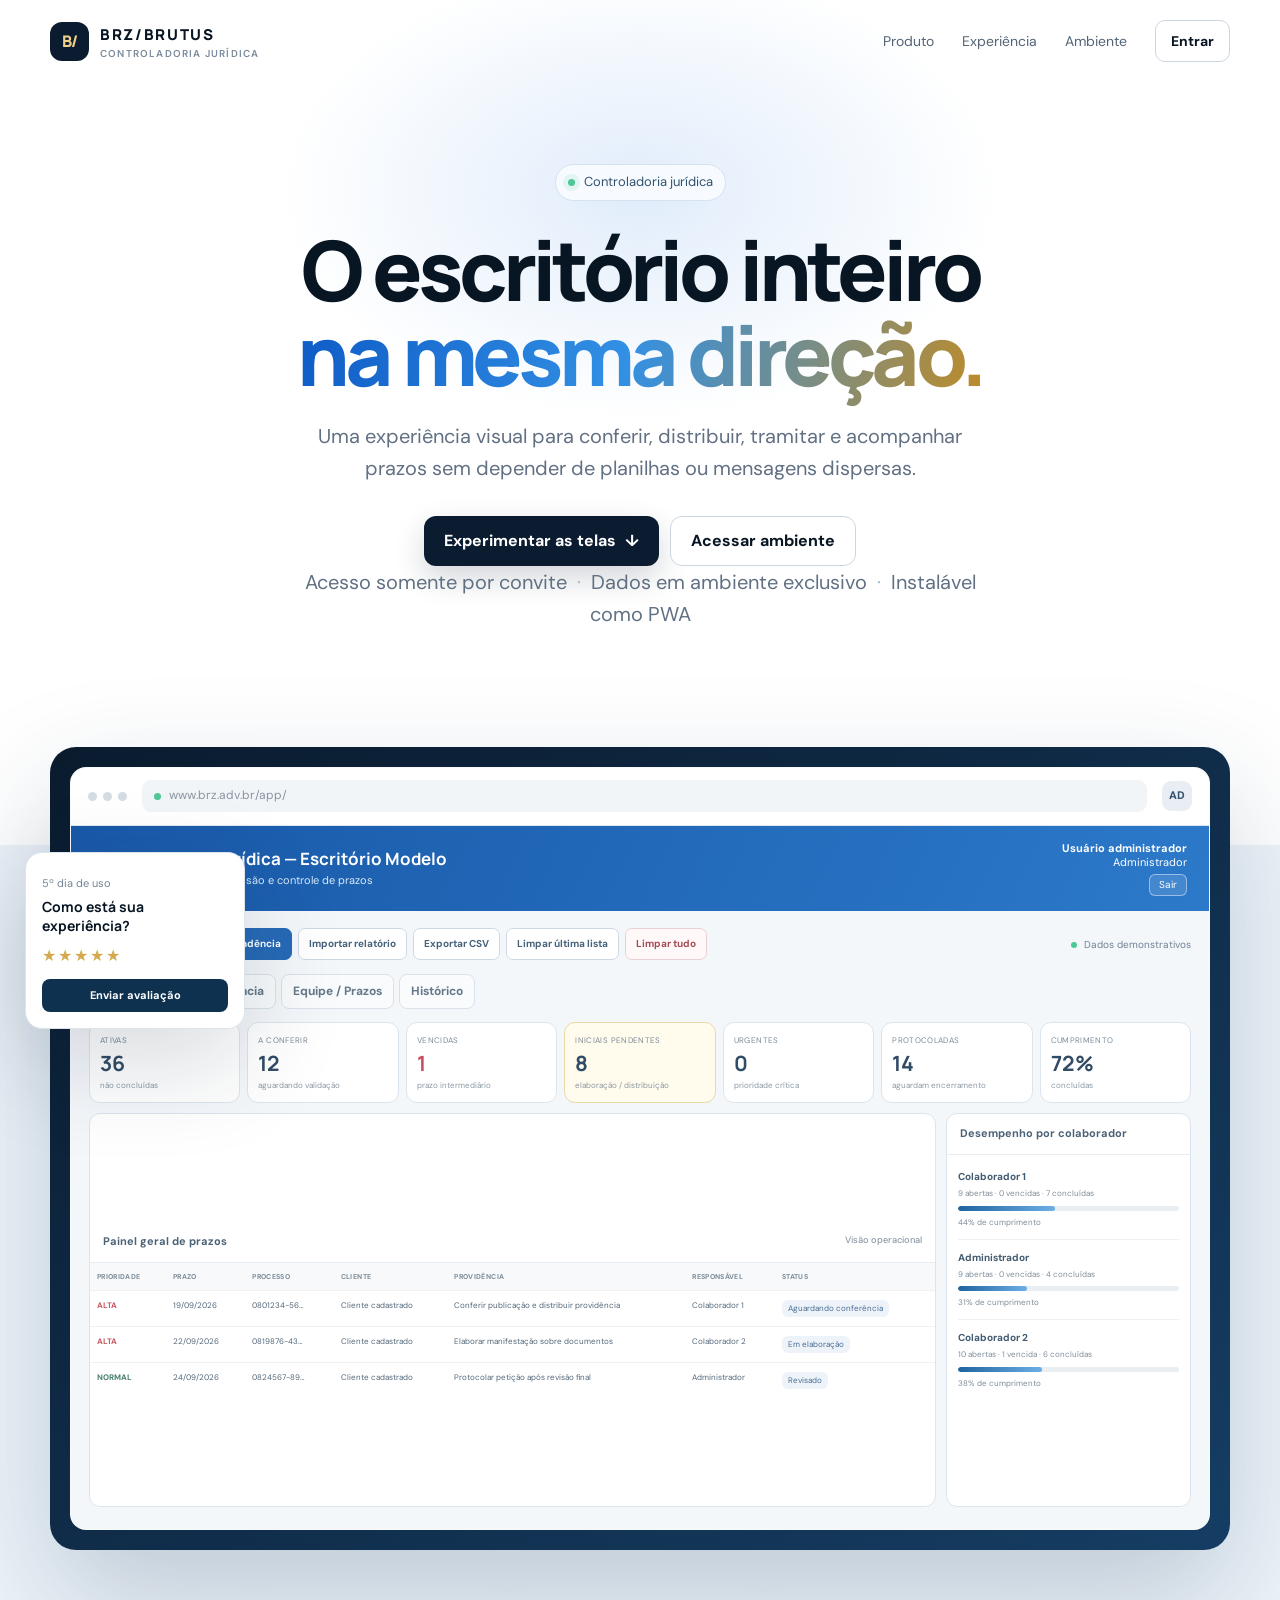
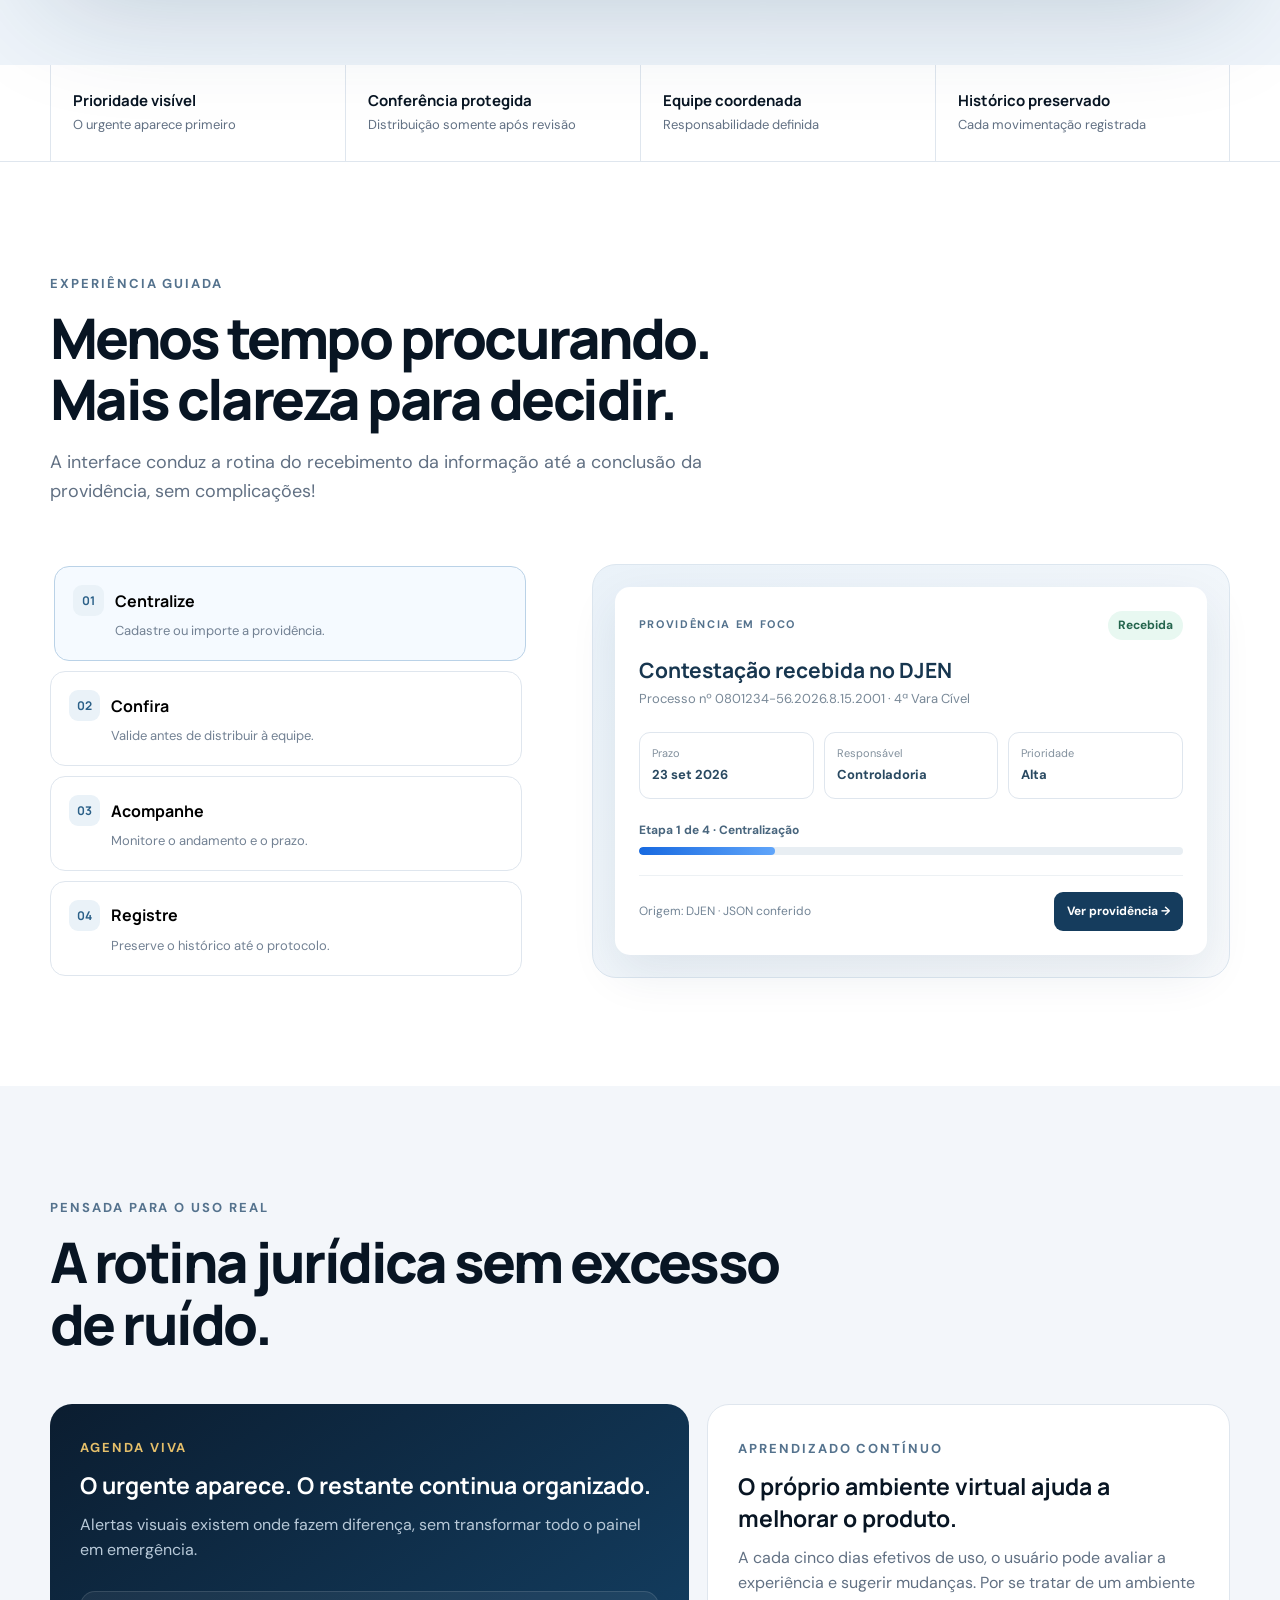
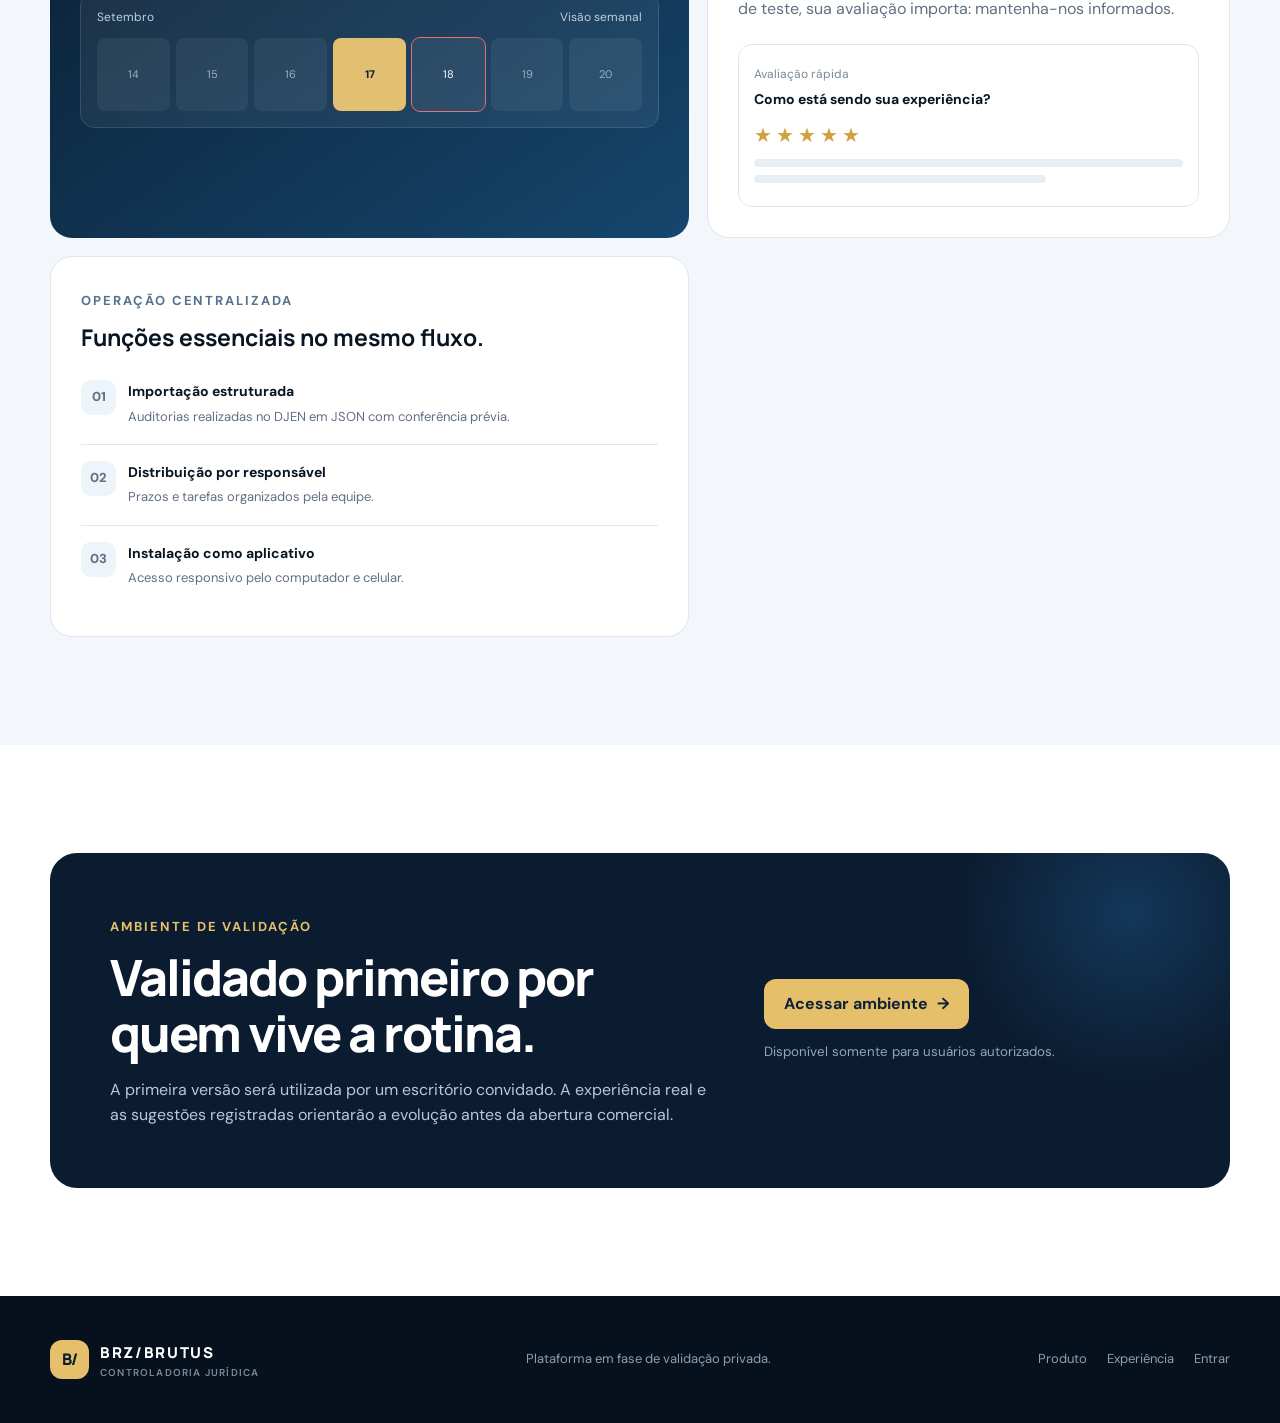
<file: backups/2026-11-13-site-ao-vivo/index.html>
<!doctype html>
<html lang="pt-BR">
<head>
  <meta charset="utf-8">
  <meta name="viewport" content="width=device-width,initial-scale=1">
  <meta http-equiv="Cache-Control" content="no-store, no-cache, must-revalidate">
  <meta http-equiv="Pragma" content="no-cache">
  <meta http-equiv="Expires" content="0">
  <meta name="description" content="BRZ/BRUTUS — controladoria jurídica para gestão de prazos, conferência e distribuição de tarefas.">
  <title>BRZ/BRUTUS | Controladoria Jurídica</title>
  <link rel="preconnect" href="https://fonts.googleapis.com">
  <link rel="preconnect" href="https://fonts.gstatic.com" crossorigin>
  <link href="https://fonts.googleapis.com/css2?family=DM+Sans:wght@400;500;600;700&family=Manrope:wght@600;700;800&display=swap" rel="stylesheet">
  <link rel="icon" type="image/svg+xml" href="data:image/svg+xml,%3Csvg xmlns='http://www.w3.org/2000/svg' viewBox='0 0 64 64'%3E%3Crect width='64' height='64' rx='16' fill='%230b1c30'/%3E%3Cpath d='M17 13h20c9 0 14 4 14 11 0 4-2 8-6 10 5 1 8 5 8 10 0 8-6 12-16 12H17V13Zm12 10v7h7c3 0 5-1 5-4s-2-3-5-3h-7Zm0 16v8h8c4 0 6-1 6-4s-2-4-6-4h-8Z' fill='%23e5bf6a'/%3E%3C/svg%3E">
  <style>
    :root{--ink:#081523;--navy:#0b1c30;--navy2:#102c49;--blue:#1769e0;--blue2:#60a5fa;--gold:#d8ae53;--mint:#4fc797;--red:#e95867;--paper:#f3f6fa;--white:#fff;--muted:#617083;--line:#dfe6ee;--shadow:0 35px 100px rgba(10,30,50,.16)}
    *{box-sizing:border-box}html{scroll-behavior:smooth}body{margin:0;background:#fff;color:var(--ink);font:16px/1.6 "DM Sans",sans-serif;overflow-x:hidden}a{color:inherit;text-decoration:none}button{font:inherit}.container{width:min(1180px,calc(100% - 40px));margin:auto}.skip{position:absolute;left:-9999px}.skip:focus{left:14px;top:14px;z-index:100;background:#fff;padding:10px 14px;border-radius:9px}.font-display{font-family:"Manrope",sans-serif}
    header{height:82px;display:flex;align-items:center;justify-content:space-between}.brand{display:flex;align-items:center;gap:11px}.logo{width:39px;height:39px;border-radius:12px;background:var(--navy);color:#efcf89;display:grid;place-items:center;font:800 16px/1 Manrope;letter-spacing:-.08em}.brand strong{font:800 15px Manrope;letter-spacing:.11em}.brand small{display:block;color:#7a8a9a;font:600 10px DM Sans;letter-spacing:.12em}.topnav{display:flex;align-items:center;gap:28px;font-size:14px;color:#536477}.topnav a:hover{color:var(--ink)}.top-login{border:1px solid #ccd6e1;color:var(--ink)!important;padding:9px 15px;border-radius:10px;font-weight:700;background:#fff}
    .hero{text-align:center;padding:82px 0 50px;position:relative}.hero:before{content:"";position:absolute;width:760px;height:480px;left:50%;top:-130px;transform:translateX(-50%);background:radial-gradient(ellipse,rgba(74,145,230,.17),transparent 67%);pointer-events:none}.badge{position:relative;display:inline-flex;align-items:center;gap:9px;border:1px solid #d5e3ef;background:#f7fbff;color:#31536f;padding:7px 12px;border-radius:100px;font-size:13px}.badge i{width:7px;height:7px;border-radius:50%;background:var(--mint);box-shadow:0 0 0 5px rgba(79,199,151,.12)}h1{position:relative;font:800 clamp(48px,6.5vw,84px)/1.02 Manrope;letter-spacing:-.058em;margin:26px auto 23px;max-width:1000px}.gradient-text{background:linear-gradient(100deg,#0e5bc6,#3290e4 48%,#bf8b28);-webkit-background-clip:text;background-clip:text;color:transparent}.hero>p{position:relative;font-size:20px;color:var(--muted);max-width:700px;margin:0 auto 32px}.hero-actions{position:relative;display:flex;justify-content:center;gap:11px;flex-wrap:wrap}.button{min-height:50px;border:0;border-radius:12px;padding:0 20px;display:inline-flex;align-items:center;justify-content:center;gap:9px;font-weight:700;cursor:pointer;transition:.25s}.primary{background:var(--navy);color:#fff;box-shadow:0 12px 30px rgba(11,28,48,.18)}.primary:hover{transform:translateY(-2px);background:#123657}.secondary{background:#fff;color:var(--ink);border:1px solid #ccd6e1}.secondary:hover{background:#f7f9fb}.hero-note{position:relative;margin:20px 0 0;color:#8a97a4;font-size:13px}.hero-note span+span:before{content:"·";margin:0 10px;color:#aeb9c3}
    .showcase-wrap{padding:35px 0 115px;background:linear-gradient(#fff 0 14%,#eef4fa 14% 100%)}.showcase{position:relative}.product-frame{border-radius:26px;background:linear-gradient(145deg,#0a1b2e,#153d63);padding:20px;box-shadow:0 50px 120px rgba(20,54,87,.22)}.window{background:#f5f7fa;border-radius:16px;overflow:hidden;min-height:610px;border:1px solid rgba(255,255,255,.18)}.windowbar{height:58px;background:#fff;border-bottom:1px solid var(--line);display:flex;align-items:center;padding:0 17px;gap:15px}.dots{display:flex;gap:6px}.dots i{width:9px;height:9px;border-radius:50%;background:#d4dce4}.url{height:32px;background:#f2f5f8;border-radius:9px;display:flex;align-items:center;padding:0 12px;color:#8794a1;font-size:12px;flex:1}.url:before{content:"";width:7px;height:7px;border-radius:50%;background:var(--mint);margin-right:8px}.account{width:30px;height:30px;border-radius:9px;background:#e8eef4;display:grid;place-items:center;color:#33536e;font-size:11px;font-weight:800}.app{display:grid;grid-template-columns:210px 1fr;min-height:552px}.sidebar{background:#0d243a;color:#849aae;padding:22px 14px}.sidebrand{display:flex;align-items:center;gap:9px;color:#fff;font:800 13px Manrope;letter-spacing:.1em;margin:0 7px 25px}.sidebrand b{width:26px;height:26px;border-radius:8px;background:#e5bf6a;color:#0d243a;display:grid;place-items:center}.navlabel{font-size:11px;text-transform:uppercase;letter-spacing:.12em;margin:22px 9px 8px;color:#688096}.sideitem{display:flex;align-items:center;gap:10px;padding:10px;border-radius:9px;font-size:13px;margin:4px 0;cursor:pointer}.sideitem:before{content:"";width:8px;height:8px;border:1px solid currentColor;border-radius:3px}.sideitem.active{background:#1d4d76;color:#fff}.sidebottom{margin-top:62px}.workspace{padding:27px;min-width:0}.workspace-top{display:flex;justify-content:space-between;align-items:center;gap:20px}.workspace-top h2{font:800 23px Manrope;margin:0}.workspace-top p{font-size:13px;color:#7b8998;margin:2px 0 0}.quick-actions{display:flex;gap:8px}.quick-actions button{border:1px solid var(--line);background:#fff;border-radius:9px;padding:9px 12px;font-size:12px;font-weight:700;color:#456076}.quick-actions .filled{background:var(--navy2);color:#fff;border-color:var(--navy2)}.screen-tabs{display:flex;gap:6px;margin:24px 0 18px;background:#e9eef3;width:max-content;padding:5px;border-radius:11px}.screen-tab{border:0;background:transparent;color:#6b7b8c;padding:8px 13px;border-radius:8px;font-size:12px;font-weight:700;cursor:pointer}.screen-tab.active{background:#fff;color:#163852;box-shadow:0 3px 10px rgba(22,56,82,.08)}.appscreen{display:none;animation:enter .32s ease}.appscreen.active{display:block}.metrics{display:grid;grid-template-columns:repeat(4,1fr);gap:10px}.metric{background:#fff;border:1px solid var(--line);border-radius:13px;padding:15px}.metric span{display:block;color:#7d8b99;font-size:12px}.metric b{display:block;font:800 27px Manrope;color:#173a59;margin-top:3px}.metric.alert b{color:var(--red)}.dashboard-grid{display:grid;grid-template-columns:1.5fr .8fr;gap:11px;margin-top:12px}.card{background:#fff;border:1px solid var(--line);border-radius:13px;padding:15px}.cardhead{display:flex;align-items:center;justify-content:space-between;font-size:13px;font-weight:700;color:#29465e;margin-bottom:8px}.cardhead a{font-size:12px;color:#5681a4}.task{display:grid;grid-template-columns:10px 1fr auto;gap:10px;align-items:center;padding:12px 0;border-top:1px solid #edf1f4}.task:first-of-type{border-top:0}.task i{width:8px;height:8px;border-radius:50%;background:var(--gold)}.task i.red{background:var(--red)}.task i.green{background:var(--mint)}.task strong{font-size:12px;color:#253e54}.task small{display:block;color:#85929f;font-size:12px}.status{font-size:11px;padding:4px 7px;border-radius:6px;background:#edf3f8;color:#4f6d85}.baritem{margin:15px 0}.baritem span{display:flex;justify-content:space-between;color:#617487;font-size:12px}.bar{height:7px;border-radius:5px;background:#e9eef3;margin-top:6px;overflow:hidden}.bar i{display:block;height:100%;border-radius:5px;background:linear-gradient(90deg,#1e64a0,#6daee5)}.review-grid{display:grid;grid-template-columns:1.3fr .7fr;gap:11px}.queue{display:grid;gap:9px}.queueitem{background:#fff;border:1px solid var(--line);border-radius:12px;padding:14px;display:grid;grid-template-columns:1fr auto;align-items:center;gap:10px}.queueitem strong{font-size:13px;color:#243f57}.queueitem small{display:block;color:#7e8c9a;font-size:12px;margin-top:2px}.queue-actions{display:flex;gap:6px}.queue-actions button{border:0;border-radius:7px;padding:7px 9px;font-size:11px}.queue-actions button:first-child{background:#eaf2f8;color:#355f81}.queue-actions button:last-child{background:#123a59;color:#fff}.importbox{background:#fff;border:1px solid var(--line);border-radius:13px;padding:18px}.import-icon{width:38px;height:38px;border-radius:11px;background:#eaf3fb;color:#236ba5;display:grid;place-items:center;font-weight:800}.importbox h3{font:700 15px Manrope;margin:13px 0 6px}.importbox p{font-size:12px;color:#728292;margin:0}.importbox button{width:100%;margin-top:16px;border:1px solid #cbd8e3;background:#fff;padding:9px;border-radius:8px;font-size:12px;font-weight:700;color:#355f7e}.people{display:grid;grid-template-columns:repeat(3,1fr);gap:10px}.person{background:#fff;border:1px solid var(--line);border-radius:13px;padding:15px}.person-top{display:flex;align-items:center;gap:10px}.avatar{width:36px;height:36px;border-radius:11px;background:#173d5f;color:#fff;display:grid;place-items:center;font-size:12px;font-weight:700}.person h3{font-size:13px;margin:0}.person small{font-size:11px;color:#85929f}.person-numbers{display:flex;justify-content:space-between;margin-top:16px;padding-top:12px;border-top:1px solid #edf1f4;font-size:11px;color:#738394}.person-numbers b{display:block;font:800 17px Manrope;color:#25455f}.activity{margin-top:11px}.activityrow{display:flex;align-items:center;gap:10px;padding:10px 0;border-top:1px solid #edf1f4;color:#607284;font-size:12px}.activityrow:first-of-type{border-top:0}.activityrow i{width:7px;height:7px;border-radius:50%;background:var(--mint)}
    .phone{position:absolute;right:-28px;bottom:-58px;width:195px;border:8px solid #0a1a2a;border-radius:34px;background:#f5f7fa;box-shadow:0 30px 70px rgba(8,24,40,.28);padding:11px;transform:rotate(2deg)}.notch{width:58px;height:14px;background:#0a1a2a;border-radius:0 0 10px 10px;margin:-11px auto 12px}.phone-title{font:800 14px Manrope;color:#17364f}.phone-sub{font-size:11px;color:#84919e}.phone-metrics{display:grid;grid-template-columns:1fr 1fr;gap:7px;margin:11px 0}.phone-metric{background:#fff;border:1px solid var(--line);border-radius:9px;padding:8px}.phone-metric span{font-size:10px;color:#7d8995}.phone-metric b{display:block;font:800 18px Manrope}.phone-task{background:#fff;border:1px solid var(--line);border-radius:9px;padding:9px;margin:6px 0}.phone-task strong{display:block;font-size:10px}.phone-task span{font-size:9px;color:#8795a2}.feedback{position:absolute;left:-25px;top:105px;background:#fff;border:1px solid #dce5ec;border-radius:17px;padding:16px;width:220px;box-shadow:var(--shadow)}.feedback small{color:#748495;font-size:11px}.feedback strong{display:block;font:700 14px Manrope;margin:3px 0 8px}.stars{color:#d4a94f;letter-spacing:2px}.feedback button{margin-top:10px;width:100%;border:0;background:#0e3150;color:#fff;border-radius:8px;padding:8px;font-size:11px;font-weight:700}@keyframes enter{from{opacity:.2;transform:translateY(5px)}to{opacity:1;transform:none}}
    .real-app{min-height:552px;background:#f4f7fa;color:#27384a}.system-header{min-height:72px;padding:15px 22px;background:linear-gradient(115deg,#1959a8,#2c79ca);color:#fff;display:flex;align-items:center;justify-content:space-between;gap:18px}.system-title strong{display:block;font:700 17px Manrope}.system-title span{display:block;font-size:11px;color:#d9e9fa;margin-top:2px}.system-user{text-align:right;font-size:11px;line-height:1.35}.system-user strong{display:block}.system-user button{margin-top:4px;border:1px solid rgba(255,255,255,.45);background:rgba(255,255,255,.12);color:#fff;border-radius:6px;padding:3px 9px;font-size:10px}.system-body{padding:17px 18px 22px}.system-meta{display:flex;justify-content:space-between;align-items:center;gap:12px;margin-bottom:12px}.demo-label{display:flex;align-items:center;gap:7px;color:#718194;font-size:10px;white-space:nowrap}.demo-label:before{content:"";width:6px;height:6px;border-radius:50%;background:#4fc797}.system-actions{display:flex;gap:6px;overflow:auto;padding-bottom:2px}.system-actions button{flex:none;border:1px solid #ccd9e5;background:#fff;color:#46627b;border-radius:7px;padding:7px 10px;font-size:10px;font-weight:700}.system-actions button.primary-action{background:#276ab7;color:#fff;border-color:#276ab7}.system-actions button.danger-action{color:#a44c55;background:#fff8f8;border-color:#ead0d3}.screen-tabs.system-tabs{margin:10px 0 13px;background:transparent;padding:0;gap:5px;width:100%;overflow:auto}.system-tabs .screen-tab{flex:none;border:1px solid #d9e2ea;background:#f9fbfc;color:#65788a;padding:7px 11px}.system-tabs .screen-tab.active{background:#275e9d;color:#fff;border-color:#275e9d;box-shadow:none}.system-metrics{display:grid;grid-template-columns:repeat(7,minmax(0,1fr));gap:7px}.system-metric{background:#fff;border:1px solid #dce5ed;border-radius:11px;padding:11px 10px;min-width:0}.system-metric span{display:block;text-transform:uppercase;letter-spacing:.045em;color:#7c8b99;font-size:8px;white-space:nowrap}.system-metric b{display:block;font:700 21px Manrope;color:#314c66;margin:2px 0}.system-metric small{display:block;color:#8b98a4;font-size:8px;white-space:nowrap;overflow:hidden;text-overflow:ellipsis}.system-metric.warn{background:#fffbed;border-color:#e9daa8}.system-metric.danger b{color:#c94f5e}.system-main{display:grid;grid-template-columns:minmax(0,1fr) 245px;gap:10px;margin-top:10px}.deadline-panel,.performance-panel,.system-placeholder{background:#fff;border:1px solid #dce5ed;border-radius:11px;overflow:hidden}.panel-title{padding:11px 13px;border-bottom:1px solid #e6ecf1;font-size:11px;font-weight:700;color:#4c6276;display:flex;justify-content:space-between;gap:10px}.panel-title small{font-weight:500;color:#8b98a5}.table-scroll{overflow:auto}.deadline-table{width:100%;border-collapse:collapse;min-width:680px}.deadline-table th{text-align:left;background:#f7f9fb;color:#7c8b98;font-size:7px;letter-spacing:.05em;padding:8px 7px;white-space:nowrap}.deadline-table td{padding:9px 7px;border-top:1px solid #eef2f5;font-size:8px;color:#52677a;vertical-align:top;line-height:1.35}.deadline-table td:nth-child(5){min-width:150px}.priority-high{color:#ca5863;font-weight:800}.priority-normal{color:#4c826e;font-weight:800}.table-status{display:inline-block;border-radius:6px;background:#eef3fa;color:#486b90;padding:3px 6px;white-space:nowrap}.performance-list{padding:4px 11px 9px}.performance-item{padding:10px 0;border-top:1px solid #edf1f4}.performance-item:first-child{border-top:0}.performance-item strong{display:block;font-size:10px;color:#425b70}.performance-item span{display:block;font-size:8px;color:#7f8d99;margin:2px 0 6px}.performance-item .bar{height:5px;margin:0}.performance-item small{display:block;font-size:8px;color:#7d8b98;margin-top:5px}.system-placeholder{padding:17px}.system-placeholder h3{font:700 15px Manrope;margin:0 0 4px;color:#39536a}.system-placeholder>p{font-size:10px;color:#7a8a98;margin:0 0 12px}.compact-list{display:grid;gap:7px}.compact-row{display:grid;grid-template-columns:1fr auto;gap:8px;align-items:center;border:1px solid #e3e9ee;border-radius:8px;padding:9px}.compact-row strong{display:block;font-size:10px}.compact-row span{display:block;font-size:8px;color:#82909c}.compact-row em{font-style:normal;font-size:8px;color:#466884;background:#edf3f8;border-radius:6px;padding:4px 6px}.feedback{z-index:4}
    .strip{border-bottom:1px solid var(--line);background:#fff}.striprow{display:grid;grid-template-columns:repeat(4,1fr)}.stripitem{padding:25px 22px;border-left:1px solid var(--line)}.stripitem:last-child{border-right:1px solid var(--line)}.stripitem b{display:block;font:700 15px Manrope}.stripitem span{font-size:13px;color:var(--muted)}
    section{padding:108px 0}.eyebrow{text-transform:uppercase;letter-spacing:.15em;font-weight:700;font-size:13px;color:#54728d}.section-title{font:800 clamp(36px,4.5vw,56px)/1.1 Manrope;letter-spacing:-.045em;margin:11px 0 18px;max-width:800px}.section-copy{font-size:18px;color:var(--muted);max-width:700px;margin:0}.ux{background:#fff}.uxgrid{display:grid;grid-template-columns:.85fr 1.15fr;gap:70px;align-items:center;margin-top:58px}.journey{display:grid;gap:10px}.journey button{border:1px solid var(--line);background:#fff;border-radius:15px;padding:18px;text-align:left;cursor:pointer;transition:.22s}.journey button:hover,.journey button.active{border-color:#bad2e7;background:#f5faff;transform:translateX(4px)}.journey span{display:flex;align-items:center;gap:11px;font:700 16px Manrope}.journey b{width:31px;height:31px;border-radius:9px;background:#eaf2f8;color:#2b6088;display:grid;place-items:center;font-size:12px}.journey small{display:block;margin:5px 0 0 42px;color:#728193;font-size:13px}.journeyview{background:linear-gradient(145deg,#eaf2f9,#f8fafc);border:1px solid #dce6ef;border-radius:24px;padding:22px}.journeycard{background:#fff;border-radius:15px;box-shadow:0 18px 48px rgba(22,57,87,.09);padding:24px}.focus-top{display:flex;justify-content:space-between;align-items:center;gap:16px}.focus-status{font-size:12px;font-weight:700;color:#24654d;background:#e8f8f1;border-radius:100px;padding:5px 10px}.journeycard h3{font:700 21px Manrope;margin:16px 0 5px;color:#17364f}.focus-detail{color:#788897;font-size:13px;margin:0}.focus-data{display:grid;grid-template-columns:repeat(3,1fr);gap:10px;margin:22px 0}.focus-data div{border:1px solid var(--line);border-radius:11px;padding:12px}.focus-data span{display:block;color:#82909d;font-size:11px}.focus-data strong{display:block;color:#294961;font-size:13px;margin-top:3px}.focus-progress>span{display:block;font-size:12px;font-weight:700;color:#48657d;margin-bottom:7px}.focus-progress>div{height:8px;background:#e8eef3;border-radius:8px;overflow:hidden}.focus-progress i{display:block;width:25%;height:100%;background:linear-gradient(90deg,#1769e0,#60a5fa);border-radius:8px;transition:width .28s ease}.journey-footer{display:flex;justify-content:space-between;align-items:center;gap:14px;margin-top:20px;padding-top:16px;border-top:1px solid #edf1f4}.journey-footer span{color:#738596;font-size:12px}.journey-footer button{border:0;background:#153c5d;color:#fff;border-radius:9px;padding:10px 13px;font-size:12px;font-weight:700}
    .benefits{background:var(--paper)}.bento{display:grid;grid-template-columns:1.1fr .9fr;gap:18px;margin-top:50px}.tile{background:#fff;border:1px solid var(--line);border-radius:22px;padding:30px;overflow:hidden;min-height:280px}.tile.dark{background:linear-gradient(145deg,#0b1d30,#15466d);color:#fff;border:0}.tile h3{font:700 23px Manrope;margin:9px 0 11px}.tile p{margin:0;color:var(--muted)}.tile.dark p{color:#b8c9d8}.calendar{margin-top:28px;border:1px solid rgba(255,255,255,.12);background:rgba(255,255,255,.06);border-radius:15px;padding:16px}.calhead{display:flex;justify-content:space-between;color:#c0cfdd;font-size:12px;margin-bottom:11px}.days{display:grid;grid-template-columns:repeat(7,1fr);gap:6px}.day{aspect-ratio:1;border-radius:8px;background:rgba(255,255,255,.06);display:grid;place-items:center;color:#9fb1c1;font-size:11px}.day.today{background:#e3bf72;color:#102238;font-weight:800}.day.due{outline:1px solid #e96c78;color:#fff}.feedbacktile{margin-top:22px;border:1px solid var(--line);border-radius:14px;padding:15px}.feedbacktile span{font-size:12px;color:#7a8997}.feedbacktile strong{display:block;font-size:14px;margin:3px 0 8px}.starslarge{color:#d2a13f;font-size:20px;letter-spacing:4px}.feedbacktile i{display:block;height:8px;background:#e9eef3;border-radius:5px;margin:8px 0}.feedbacktile i:last-child{width:68%}.featureline{display:flex;gap:12px;align-items:flex-start;border-top:1px solid var(--line);padding:16px 0}.featureline:first-of-type{border-top:0}.featureicon{width:35px;height:35px;border-radius:10px;background:#edf4fa;color:#2b6693;display:grid;place-items:center;font-weight:800}.featureline b{display:block;font-size:14px}.featureline span{font-size:13px;color:var(--muted)}
    .access-section{background:#fff}.access-box{background:#0b1c30;color:#fff;border-radius:27px;padding:60px;display:grid;grid-template-columns:1.2fr .8fr;gap:45px;align-items:center;position:relative;overflow:hidden}.access-box:after{content:"";position:absolute;width:360px;height:360px;border-radius:50%;background:radial-gradient(circle,rgba(43,125,194,.28),transparent 67%);right:-80px;top:-120px}.access-box h2{font:800 clamp(35px,4vw,50px)/1.12 Manrope;letter-spacing:-.04em;margin:10px 0 16px}.access-box p{color:#b8c8d7;margin:0}.access-action{position:relative;z-index:1}.access-action small{display:block;color:#91a7ba;margin-top:12px}
    footer{background:#06111d;color:#8ba0b3;padding:44px 0}.footerrow{display:flex;align-items:center;justify-content:space-between;gap:25px}.footerrow p{font-size:13px;margin:0}.footerlinks{display:flex;gap:20px;font-size:13px}.footerlinks a:hover{color:#fff}
    dialog{border:0;border-radius:20px;padding:0;max-width:470px;width:calc(100% - 32px);box-shadow:0 35px 100px rgba(0,0,0,.38)}dialog::backdrop{background:rgba(6,17,29,.73);backdrop-filter:blur(5px)}.modal{padding:34px}.modal .logo{margin-bottom:20px}.modal h2{font:800 26px Manrope;margin:0 0 10px}.modal p{color:var(--muted);margin:0 0 24px}.modalbuttons{display:flex;gap:10px}.modalbuttons .secondary{color:var(--ink)}
    @media(max-width:1050px){.showcase-wrap{padding-top:20px}.phone{right:10px}.feedback{left:10px}.uxgrid{grid-template-columns:1fr;gap:35px}.bento{grid-template-columns:1fr 1fr}}
    @media(max-width:800px){.container{width:min(100% - 28px,1180px)}.topnav a:not(.top-login){display:none}.hero{padding-top:58px}h1{font-size:46px}.hero>p{font-size:17px}.hero-actions .button{width:100%}.hero-note span{display:block}.hero-note span+span:before{display:none}.product-frame{padding:9px;border-radius:18px}.window{min-height:570px}.system-header{padding:13px 14px}.system-title strong{font-size:13px}.system-title span{font-size:9px}.system-user{font-size:9px}.system-body{padding:12px}.system-meta{align-items:flex-start;flex-direction:column}.system-actions{width:100%}.system-metrics{grid-template-columns:repeat(7,minmax(95px,1fr));overflow:auto;padding-bottom:4px}.system-main{grid-template-columns:1fr}.performance-panel{display:none}.screen-tabs{width:100%}.system-tabs .screen-tab{font-size:9px}.feedback{top:auto;left:14px;bottom:-62px}.showcase-wrap{padding-bottom:120px}.striprow{grid-template-columns:1fr 1fr}.stripitem{border-bottom:1px solid var(--line)}section{padding:78px 0}.bento{grid-template-columns:1fr}.pilotbox{grid-template-columns:1fr;padding:38px 25px}.footerrow{align-items:flex-start;flex-direction:column}.footerlinks{flex-wrap:wrap}.modalbuttons{flex-direction:column}.modalbuttons .button{width:100%}}
    @media(max-width:800px){.focus-data{grid-template-columns:1fr}.journey-footer{align-items:flex-start;flex-direction:column}.access-box{grid-template-columns:1fr;padding:38px 25px}}
    @media(prefers-reduced-motion:reduce){html{scroll-behavior:auto}*{animation:none!important;transition:none!important}}
  </style>
</head>
<body>
  <a class="skip" href="#principal">Ir para o conteúdo</a>
  <header class="container">
    <a class="brand" href="#inicio" aria-label="BRZ/BRUTUS Controladoria Jurídica — início"><span class="logo">B/</span><span><strong>BRZ/BRUTUS</strong><small>CONTROLADORIA JURÍDICA</small></span></a>
    <nav class="topnav" aria-label="Navegação principal"><a href="#produto">Produto</a><a href="#experiencia">Experiência</a><a href="#ambiente">Ambiente</a><a class="top-login" href="/app/">Entrar</a></nav>
  </header>

  <main id="principal">
    <section class="hero" id="inicio">
      <span class="badge"><i></i> Controladoria jurídica</span>
      <h1>O escritório inteiro<br><span class="gradient-text">na mesma direção.</span></h1>
      <p>Uma experiência visual para conferir, distribuir, tramitar e acompanhar prazos sem depender de planilhas ou mensagens dispersas.</p>
      <div class="hero-actions"><a class="button primary" href="#produto">Experimentar as telas <span>↓</span></a><a class="button secondary" href="/app/">Acessar ambiente</a></div>
      <p class="hero-note"><span>Acesso somente por convite</span><span>Dados em ambiente exclusivo</span><span>Instalável como PWA</span></p>
    </section>

    <section class="showcase-wrap" id="produto">
      <div class="container showcase">
        <div class="product-frame">
          <div class="window">
            <div class="windowbar"><span class="dots"><i></i><i></i><i></i></span><span class="url">www.brz.adv.br/app/</span><span class="account">AD</span></div>
            <div class="real-app">
              <div class="system-header"><div class="system-title"><strong>Controladoria Jurídica — Escritório Modelo</strong><span>Conferência, distribuição, revisão e controle de prazos</span></div><div class="system-user"><strong>Usuário administrador</strong>Administrador<br><button type="button">Sair</button></div></div>
              <div class="system-body">
                <div class="system-meta"><div class="system-actions"><button class="primary-action" type="button">+ Nova tarefa</button><button class="primary-action" type="button">+ Nova pendência</button><button type="button">Importar relatório</button><button type="button">Exportar CSV</button><button type="button">Limpar última lista</button><button class="danger-action" type="button">Limpar tudo</button></div><span class="demo-label">Dados demonstrativos</span></div>
                <div class="screen-tabs system-tabs" role="tablist" aria-label="Demonstração das telas"><button class="screen-tab active" data-tab="dashboard" role="tab" aria-selected="true">Dashboard</button><button class="screen-tab" data-tab="review" role="tab" aria-selected="false">Conferência</button><button class="screen-tab" data-tab="deadlines" role="tab" aria-selected="false">Equipe / Prazos</button><button class="screen-tab" data-tab="history" role="tab" aria-selected="false">Histórico</button></div>
                <div class="appscreen active" data-view="dashboard" role="tabpanel">
                  <div class="system-metrics"><div class="system-metric"><span>Ativas</span><b>36</b><small>não concluídas</small></div><div class="system-metric"><span>A conferir</span><b>12</b><small>aguardando validação</small></div><div class="system-metric danger"><span>Vencidas</span><b>1</b><small>prazo intermediário</small></div><div class="system-metric warn"><span>Iniciais pendentes</span><b>8</b><small>elaboração / distribuição</small></div><div class="system-metric"><span>Urgentes</span><b>0</b><small>prioridade crítica</small></div><div class="system-metric"><span>Protocoladas</span><b>14</b><small>aguardam encerramento</small></div><div class="system-metric"><span>Cumprimento</span><b>72%</b><small>concluídas</small></div></div>
                  <div class="system-main"><section class="deadline-panel"><div class="panel-title"><span>Painel geral de prazos</span><small>Visão operacional</small></div><div class="table-scroll"><table class="deadline-table"><thead><tr><th>PRIORIDADE</th><th>PRAZO</th><th>PROCESSO</th><th>CLIENTE</th><th>PROVIDÊNCIA</th><th>RESPONSÁVEL</th><th>STATUS</th></tr></thead><tbody><tr><td><span class="priority-high">ALTA</span></td><td>19/09/2026</td><td>0801234-56…</td><td>Cliente cadastrado</td><td>Conferir publicação e distribuir providência</td><td>Colaborador 1</td><td><span class="table-status">Aguardando conferência</span></td></tr><tr><td><span class="priority-high">ALTA</span></td><td>22/09/2026</td><td>0819876-43…</td><td>Cliente cadastrado</td><td>Elaborar manifestação sobre documentos</td><td>Colaborador 2</td><td><span class="table-status">Em elaboração</span></td></tr><tr><td><span class="priority-normal">NORMAL</span></td><td>24/09/2026</td><td>0824567-89…</td><td>Cliente cadastrado</td><td>Protocolar petição após revisão final</td><td>Administrador</td><td><span class="table-status">Revisado</span></td></tr></tbody></table></div></section><aside class="performance-panel"><div class="panel-title">Desempenho por colaborador</div><div class="performance-list"><div class="performance-item"><strong>Colaborador 1</strong><span>9 abertas · 0 vencidas · 7 concluídas</span><div class="bar"><i style="width:44%"></i></div><small>44% de cumprimento</small></div><div class="performance-item"><strong>Administrador</strong><span>9 abertas · 0 vencidas · 4 concluídas</span><div class="bar"><i style="width:31%"></i></div><small>31% de cumprimento</small></div><div class="performance-item"><strong>Colaborador 2</strong><span>10 abertas · 1 vencida · 6 concluídas</span><div class="bar"><i style="width:38%"></i></div><small>38% de cumprimento</small></div></div></aside></div>
                </div>
                <div class="appscreen" data-view="review" role="tabpanel"><div class="system-placeholder"><h3>Conferência da controladoria</h3><p>Publicações e providências aguardando validação antes da distribuição.</p><div class="compact-list"><div class="compact-row"><div><strong>Processo 0801234-56…</strong><span>Prazo e responsável pendentes de conferência</span></div><em>A conferir</em></div><div class="compact-row"><div><strong>Processo 0819876-43…</strong><span>Providência importada do relatório</span></div><em>Revisar</em></div></div></div></div>
                <div class="appscreen" data-view="deadlines" role="tabpanel"><div class="system-placeholder"><h3>Equipe / Prazos</h3><p>Distribuição de responsabilidades e acompanhamento dos prazos ativos.</p><div class="compact-list"><div class="compact-row"><div><strong>Colaborador 1</strong><span>9 providências abertas · próxima entrega em 19/09</span></div><em>44%</em></div><div class="compact-row"><div><strong>Colaborador 2</strong><span>10 providências abertas · próxima entrega em 22/09</span></div><em>38%</em></div><div class="compact-row"><div><strong>Administrador</strong><span>9 providências abertas · nenhuma vencida</span></div><em>31%</em></div></div></div></div>
                <div class="appscreen" data-view="history" role="tabpanel"><div class="system-placeholder"><h3>Histórico</h3><p>Registro das conferências, distribuições, alterações e conclusões.</p><div class="compact-list"><div class="compact-row"><div><strong>Providência distribuída</strong><span>Processo 0801234-56… · hoje, 10:42</span></div><em>Registrado</em></div><div class="compact-row"><div><strong>Prazo conferido</strong><span>Processo 0819876-43… · hoje, 09:18</span></div><em>Registrado</em></div></div></div></div>
              </div>
            </div>
          </div>
        </div>

        <div class="feedback"><small>5º dia de uso</small><strong>Como está sua experiência?</strong><div class="stars">★★★★★</div><button>Enviar avaliação</button></div>
      </div>
    </section>

    <div class="strip"><div class="container striprow"><div class="stripitem"><b>Prioridade visível</b><span>O urgente aparece primeiro</span></div><div class="stripitem"><b>Conferência protegida</b><span>Distribuição somente após revisão</span></div><div class="stripitem"><b>Equipe coordenada</b><span>Responsabilidade definida</span></div><div class="stripitem"><b>Histórico preservado</b><span>Cada movimentação registrada</span></div></div></div>

    <section class="ux" id="experiencia">
      <div class="container"><span class="eyebrow">Experiência guiada</span><h2 class="section-title">Menos tempo procurando.<br>Mais clareza para decidir.</h2><p class="section-copy">A interface conduz a rotina do recebimento da informação até a conclusão da providência, sem complicações!</p><div class="uxgrid"><div class="journey"><button class="active" type="button"><span><b>01</b> Centralize</span><small>Cadastre ou importe a providência.</small></button><button type="button"><span><b>02</b> Confira</span><small>Valide antes de distribuir à equipe.</small></button><button type="button"><span><b>03</b> Acompanhe</span><small>Monitore o andamento e o prazo.</small></button><button type="button"><span><b>04</b> Registre</span><small>Preserve o histórico até o protocolo.</small></button></div><div class="journeyview"><div class="journeycard"><div class="focus-top"><span class="eyebrow" style="font-size:11px">Providência em foco</span><span class="focus-status" id="focusStatus">Recebida</span></div><h3 id="focusTitle">Contestação recebida no DJEN</h3><p class="focus-detail">Processo nº 0801234-56.2026.8.15.2001 · 4ª Vara Cível</p><div class="focus-data"><div><span>Prazo</span><strong>23 set 2026</strong></div><div><span>Responsável</span><strong id="focusOwner">Controladoria</strong></div><div><span>Prioridade</span><strong>Alta</strong></div></div><div class="focus-progress"><span id="focusStep">Etapa 1 de 4 · Centralização</span><div><i id="focusBar"></i></div></div><div class="journey-footer"><span id="focusOrigin">Origem: DJEN · JSON conferido</span><button type="button">Ver providência →</button></div></div></div></div></div>
    </section>

    <section class="benefits"><div class="container"><span class="eyebrow">Pensada para o uso real</span><h2 class="section-title">A rotina jurídica sem excesso de ruído.</h2><div class="bento"><article class="tile dark"><span class="eyebrow" style="color:#e5bf6a">Agenda viva</span><h3>O urgente aparece. O restante continua organizado.</h3><p>Alertas visuais existem onde fazem diferença, sem transformar todo o painel em emergência.</p><div class="calendar"><div class="calhead"><span>Setembro</span><span>Visão semanal</span></div><div class="days"><span class="day">14</span><span class="day">15</span><span class="day">16</span><span class="day today">17</span><span class="day due">18</span><span class="day">19</span><span class="day">20</span></div></div></article><article class="tile"><span class="eyebrow">Aprendizado contínuo</span><h3>O próprio ambiente virtual ajuda a melhorar o produto.</h3><p>A cada cinco dias efetivos de uso, o usuário pode avaliar a experiência e sugerir mudanças. Por se tratar de um ambiente de teste, sua avaliação importa: mantenha-nos informados.</p><div class="feedbacktile"><span>Avaliação rápida</span><strong>Como está sendo sua experiência?</strong><div class="starslarge">★★★★★</div><i></i><i></i></div></article><article class="tile"><span class="eyebrow">Operação centralizada</span><h3>Funções essenciais no mesmo fluxo.</h3><div class="featureline"><span class="featureicon">01</span><div><b>Importação estruturada</b><span>Auditorias realizadas no DJEN em JSON com conferência prévia.</span></div></div><div class="featureline"><span class="featureicon">02</span><div><b>Distribuição por responsável</b><span>Prazos e tarefas organizados pela equipe.</span></div></div><div class="featureline"><span class="featureicon">03</span><div><b>Instalação como aplicativo</b><span>Acesso responsivo pelo computador e celular.</span></div></div></article></div></div></section>

    <section class="access-section" id="ambiente"><div class="container"><div class="access-box"><div><span class="eyebrow" style="color:#e5bf6a">Ambiente de validação</span><h2>Validado primeiro por quem vive a rotina.</h2><p>A primeira versão será utilizada por um escritório convidado. A experiência real e as sugestões registradas orientarão a evolução antes da abertura comercial.</p></div><div class="access-action"><a class="button" style="background:#e5bf6a;color:#102238" href="/app/">Acessar ambiente <span>→</span></a><small>Disponível somente para usuários autorizados.</small></div></div></div></section>
  </main>

  <footer><div class="container footerrow"><a class="brand" href="#inicio"><span class="logo" style="background:#e5bf6a;color:#0b1c30">B/</span><span><strong style="color:#fff">BRZ/BRUTUS</strong><small>CONTROLADORIA JURÍDICA</small></span></a><p>Plataforma em fase de validação privada.</p><div class="footerlinks"><a href="#produto">Produto</a><a href="#experiencia">Experiência</a><a href="/app/">Entrar</a></div></div></footer>
  <script>
    const tabs=[...document.querySelectorAll('.screen-tab')];
    const views=[...document.querySelectorAll('.appscreen')];
    tabs.forEach(tab=>tab.addEventListener('click',()=>{tabs.forEach(item=>{item.classList.remove('active');item.setAttribute('aria-selected','false')});views.forEach(view=>view.classList.remove('active'));tab.classList.add('active');tab.setAttribute('aria-selected','true');document.querySelector(`[data-view="${tab.dataset.tab}"]`).classList.add('active')}));
    const journeyButtons=[...document.querySelectorAll('.journey button')];
    const journeyStates=[
      {status:'Recebida',title:'Contestação recebida no DJEN',owner:'Controladoria',step:'Etapa 1 de 4 · Centralização',origin:'Origem: DJEN · JSON conferido',width:25},
      {status:'Em conferência',title:'Dados e prazo em conferência',owner:'Administrador',step:'Etapa 2 de 4 · Conferência',origin:'Publicação e contagem sendo validadas',width:50},
      {status:'Distribuída',title:'Providência encaminhada à equipe',owner:'Equipe jurídica',step:'Etapa 3 de 4 · Acompanhamento',origin:'Responsável notificado · prazo monitorado',width:75},
      {status:'Concluída',title:'Petição protocolada e registrada',owner:'Controladoria',step:'Etapa 4 de 4 · Registro',origin:'Protocolo e histórico preservados',width:100}
    ];
    journeyButtons.forEach((button,index)=>button.addEventListener('click',()=>{journeyButtons.forEach(item=>item.classList.remove('active'));button.classList.add('active');const state=journeyStates[index];document.getElementById('focusStatus').textContent=state.status;document.getElementById('focusTitle').textContent=state.title;document.getElementById('focusOwner').textContent=state.owner;document.getElementById('focusStep').textContent=state.step;document.getElementById('focusOrigin').textContent=state.origin;document.getElementById('focusBar').style.width=`${state.width}%`}));
  </script>
</body>
</html>
</file>
